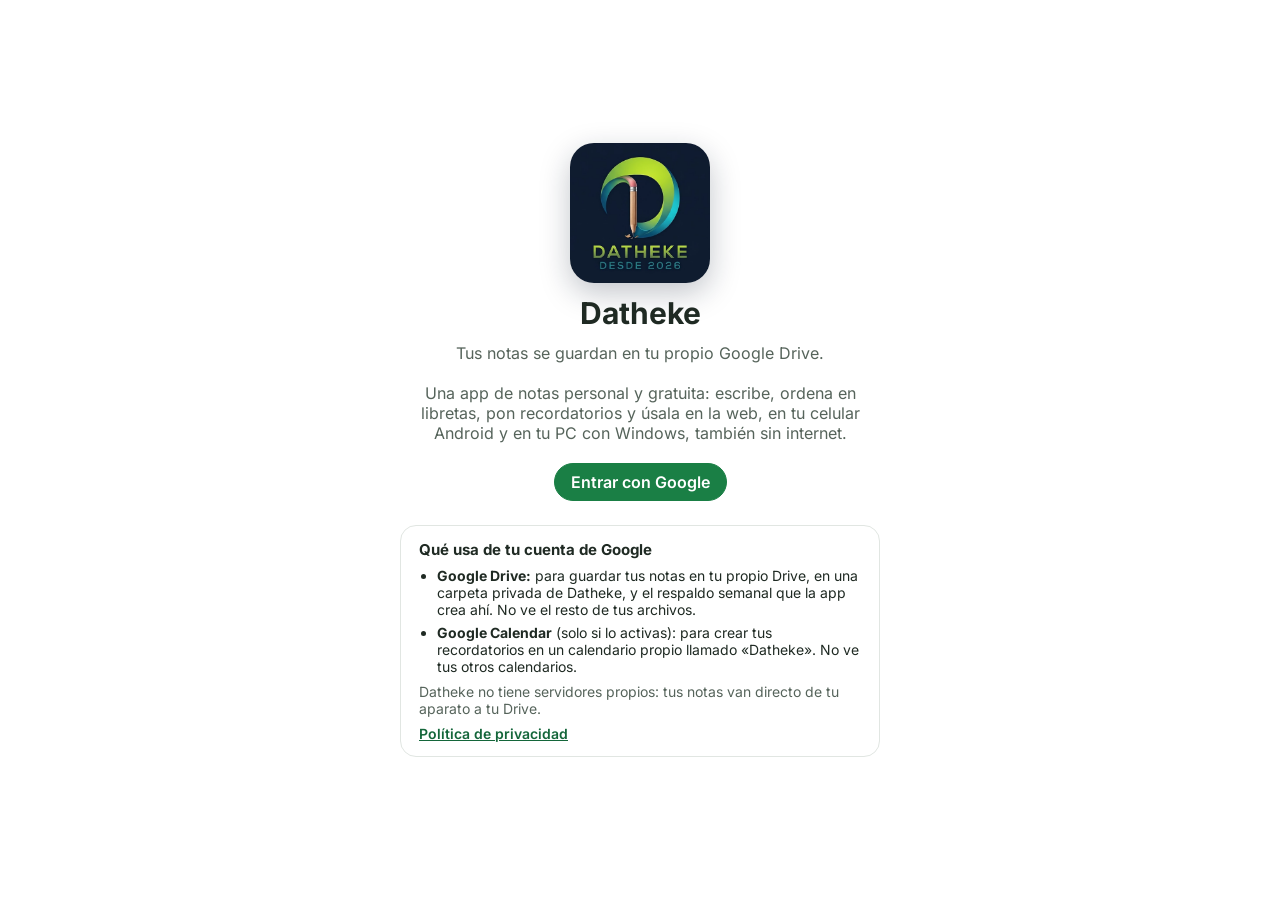
<file: index.html>
<!doctype html>
<html lang="es">
  <head>
    <meta charset="UTF-8" />
    <meta http-equiv="Content-Security-Policy" content="default-src 'self'; script-src 'self' https://accounts.google.com https://apis.google.com https://www.gstatic.com https://ssl.gstatic.com; style-src 'self' 'unsafe-inline' https://accounts.google.com; img-src 'self' data: blob: https:; font-src 'self' data:; media-src 'self' blob:; connect-src 'self' https://www.googleapis.com https://content.googleapis.com https://oauth2.googleapis.com https://accounts.google.com https://apis.google.com https://generativelanguage.googleapis.com https://api.github.com; frame-src https://accounts.google.com https://docs.google.com https://drive.google.com https://content.googleapis.com; worker-src 'self'; object-src 'none'; base-uri 'self'; form-action 'self'" />
    <link rel="icon" type="image/png" href="./favicon.png" />
    <link rel="apple-touch-icon" href="./icon.png" />
    <meta name="viewport" content="width=device-width, initial-scale=1.0, viewport-fit=cover, interactive-widget=resizes-content" />
    <title>Datheke</title>
    <script src="https://accounts.google.com/gsi/client" async></script>
    <script type="module" crossorigin src="./assets/index-4BUbPoS9.js"></script>
    <link rel="stylesheet" crossorigin href="./assets/index-DlCp9fsG.css">
  </head>
  <body>
    <div id="root"></div>
  </body>
</html>
</file>
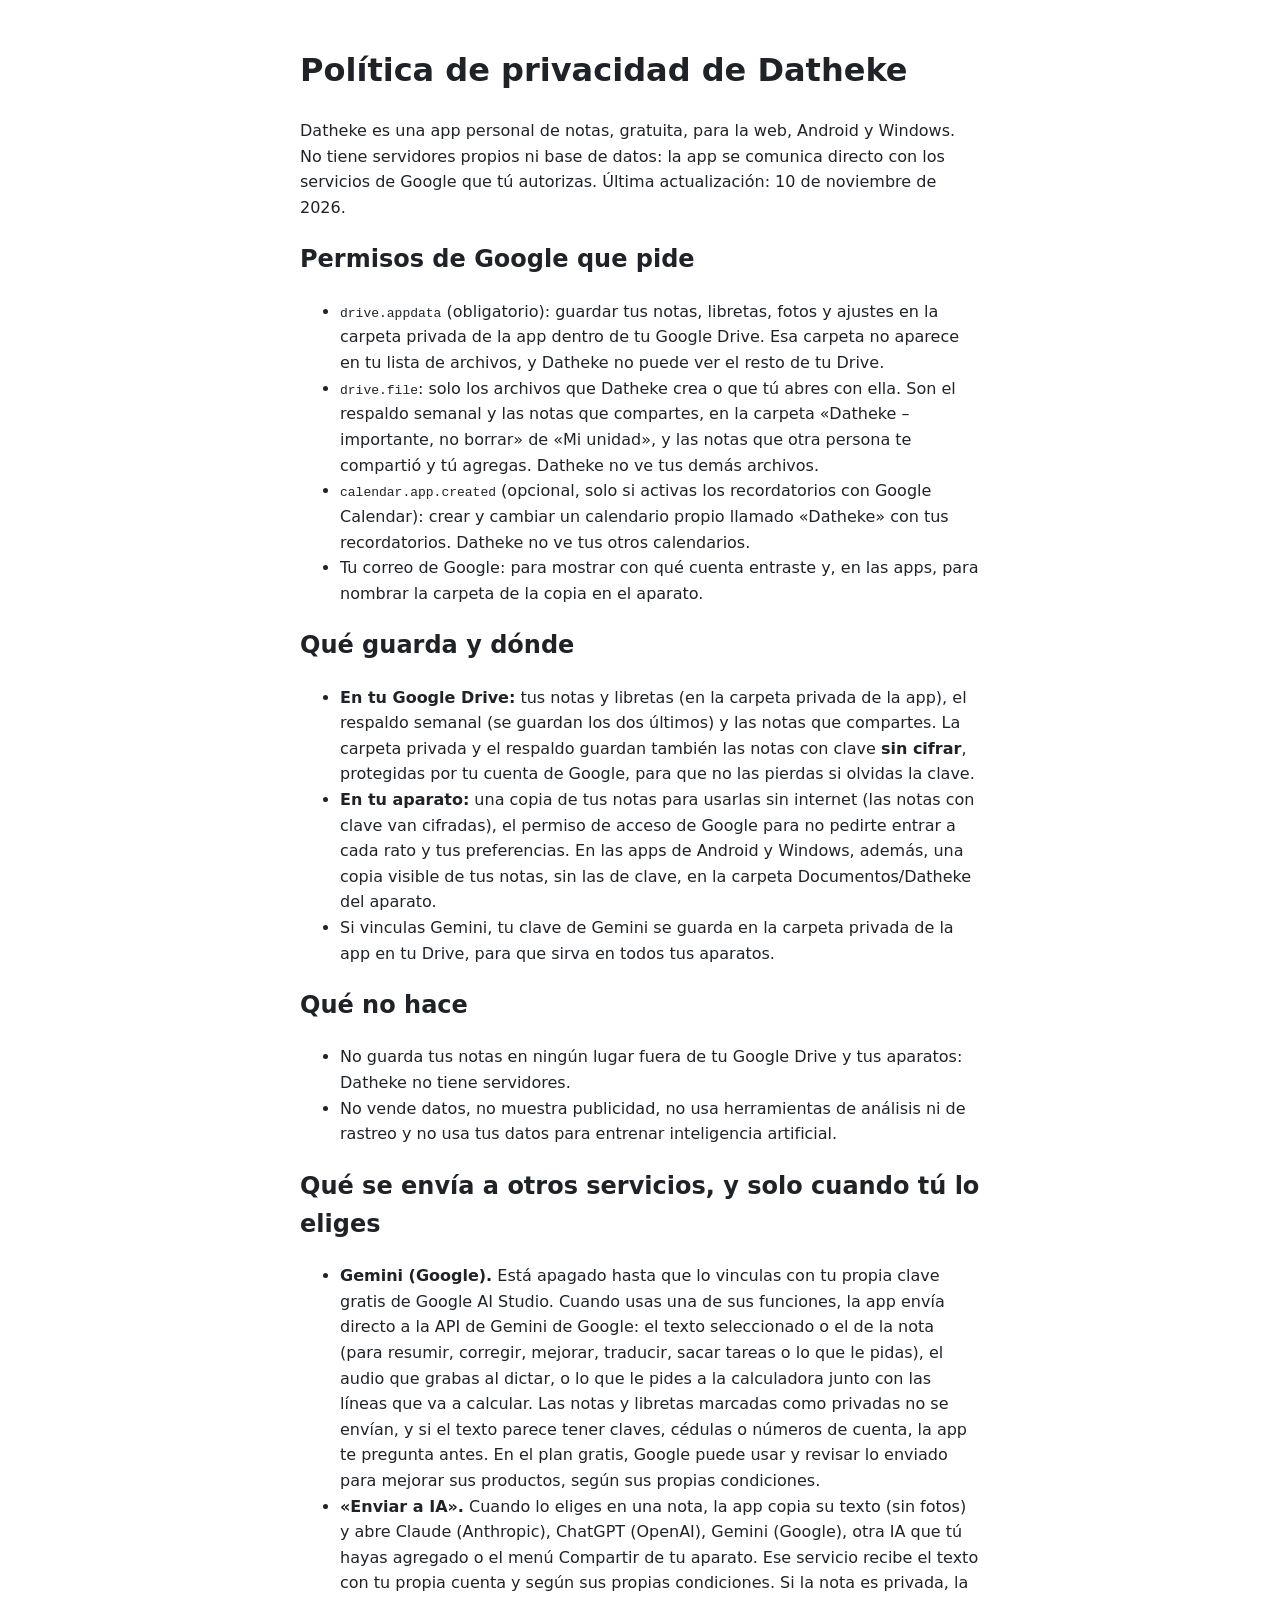
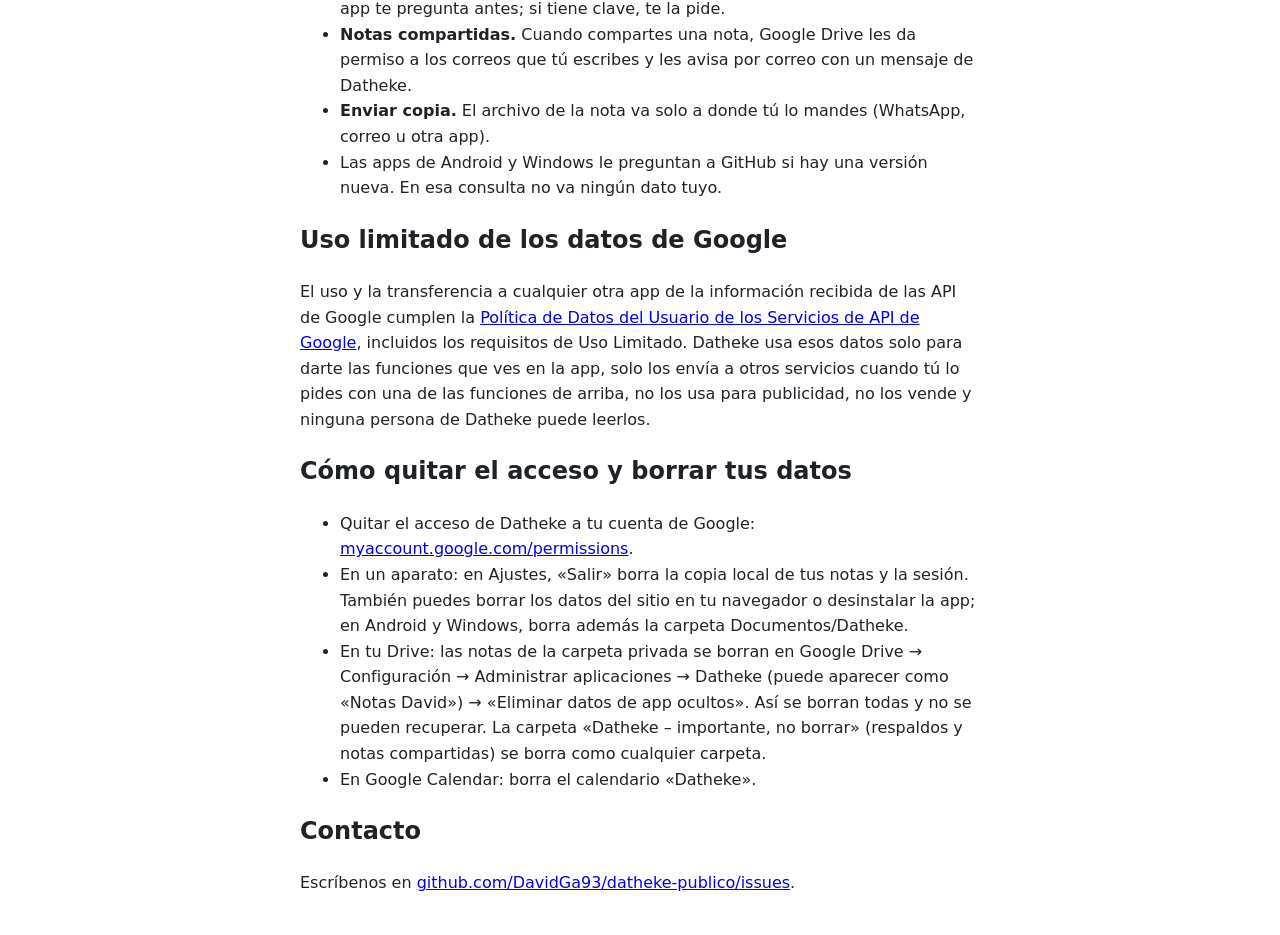
<file: privacidad.html>
<!doctype html>
<html lang="es">
<head>
  <meta charset="UTF-8" />
  <meta name="viewport" content="width=device-width, initial-scale=1.0" />
  <title>Datheke – Privacidad</title>
  <style>
    body { font-family: system-ui, -apple-system, 'Segoe UI', Roboto, sans-serif; max-width: 680px; margin: 0 auto; padding: 24px 16px; line-height: 1.6; color: #1f2328; background: #fff; }
  </style>
</head>
<body>
  <h1>Política de privacidad de Datheke</h1>
  <p>Datheke es una app personal de notas, gratuita, para la web, Android y Windows. No tiene servidores propios ni base de
    datos: la app se comunica directo con los servicios de Google que tú autorizas. Última actualización: 10 de noviembre de 2026.</p>

  <h2>Permisos de Google que pide</h2>
  <ul>
    <li><code>drive.appdata</code> (obligatorio): guardar tus notas, libretas, fotos y ajustes en la carpeta privada de la app
      dentro de tu Google Drive. Esa carpeta no aparece en tu lista de archivos, y Datheke no puede ver el resto de tu Drive.</li>
    <li><code>drive.file</code>: solo los archivos que Datheke crea o que tú abres con ella. Son el respaldo semanal y las notas que
      compartes, en la carpeta «Datheke – importante, no borrar» de «Mi unidad», y las notas que otra persona te compartió y tú
      agregas. Datheke no ve tus demás archivos.</li>
    <li><code>calendar.app.created</code> (opcional, solo si activas los recordatorios con Google Calendar): crear y cambiar un
      calendario propio llamado «Datheke» con tus recordatorios. Datheke no ve tus otros calendarios.</li>
    <li>Tu correo de Google: para mostrar con qué cuenta entraste y, en las apps, para nombrar la carpeta de la copia en el aparato.</li>
  </ul>

  <h2>Qué guarda y dónde</h2>
  <ul>
    <li><strong>En tu Google Drive:</strong> tus notas y libretas (en la carpeta privada de la app), el respaldo semanal (se guardan
      los dos últimos) y las notas que compartes. La carpeta privada y el respaldo guardan también las notas con clave
      <strong>sin cifrar</strong>, protegidas por tu cuenta de Google, para que no las pierdas si olvidas la clave.</li>
    <li><strong>En tu aparato:</strong> una copia de tus notas para usarlas sin internet (las notas con clave van cifradas), el
      permiso de acceso de Google para no pedirte entrar a cada rato y tus preferencias. En las apps de Android y Windows, además,
      una copia visible de tus notas, sin las de clave, en la carpeta Documentos/Datheke del aparato.</li>
    <li>Si vinculas Gemini, tu clave de Gemini se guarda en la carpeta privada de la app en tu Drive, para que sirva en todos tus
      aparatos.</li>
  </ul>

  <h2>Qué no hace</h2>
  <ul>
    <li>No guarda tus notas en ningún lugar fuera de tu Google Drive y tus aparatos: Datheke no tiene servidores.</li>
    <li>No vende datos, no muestra publicidad, no usa herramientas de análisis ni de rastreo y no usa tus datos para entrenar
      inteligencia artificial.</li>
  </ul>

  <h2>Qué se envía a otros servicios, y solo cuando tú lo eliges</h2>
  <ul>
    <li><strong>Gemini (Google).</strong> Está apagado hasta que lo vinculas con tu propia clave gratis de Google AI Studio. Cuando
      usas una de sus funciones, la app envía directo a la API de Gemini de Google: el texto seleccionado o el de la nota (para
      resumir, corregir, mejorar, traducir, sacar tareas o lo que le pidas), el audio que grabas al dictar, o lo que le pides a la
      calculadora junto con las líneas que va a calcular. Las notas y libretas marcadas como privadas no se envían, y si el texto
      parece tener claves, cédulas o números de cuenta, la app te pregunta antes. En el plan gratis, Google puede usar y revisar lo
      enviado para mejorar sus productos, según sus propias condiciones.</li>
    <li><strong>«Enviar a IA».</strong> Cuando lo eliges en una nota, la app copia su texto (sin fotos) y abre Claude (Anthropic),
      ChatGPT (OpenAI), Gemini (Google), otra IA que tú hayas agregado o el menú Compartir de tu aparato. Ese servicio recibe el
      texto con tu propia cuenta y según sus propias condiciones. Si la nota es privada, la app te pregunta antes; si tiene clave,
      te la pide.</li>
    <li><strong>Notas compartidas.</strong> Cuando compartes una nota, Google Drive les da permiso a los correos que tú escribes y
      les avisa por correo con un mensaje de Datheke.</li>
    <li><strong>Enviar copia.</strong> El archivo de la nota va solo a donde tú lo mandes (WhatsApp, correo u otra app).</li>
    <li>Las apps de Android y Windows le preguntan a GitHub si hay una versión nueva. En esa consulta no va ningún dato tuyo.</li>
  </ul>

  <h2>Uso limitado de los datos de Google</h2>
  <p>El uso y la transferencia a cualquier otra app de la información recibida de las API de Google cumplen la
    <a href="https://developers.google.com/terms/api-services-user-data-policy">Política de Datos del Usuario de los Servicios de API de Google</a>,
    incluidos los requisitos de Uso Limitado. Datheke usa esos datos solo para darte las funciones que ves en la app, solo los
    envía a otros servicios cuando tú lo pides con una de las funciones de arriba, no los usa para publicidad, no los vende y
    ninguna persona de Datheke puede leerlos.</p>

  <h2>Cómo quitar el acceso y borrar tus datos</h2>
  <ul>
    <li>Quitar el acceso de Datheke a tu cuenta de Google:
      <a href="https://myaccount.google.com/permissions">myaccount.google.com/permissions</a>.</li>
    <li>En un aparato: en Ajustes, «Salir» borra la copia local de tus notas y la sesión. También puedes borrar los datos del sitio
      en tu navegador o desinstalar la app; en Android y Windows, borra además la carpeta Documentos/Datheke.</li>
    <li>En tu Drive: las notas de la carpeta privada se borran en Google Drive → Configuración → Administrar aplicaciones → Datheke
      (puede aparecer como «Notas David») → «Eliminar datos de app ocultos». Así se borran todas y no se pueden recuperar. La
      carpeta «Datheke – importante, no borrar» (respaldos y notas compartidas) se borra como cualquier carpeta.</li>
    <li>En Google Calendar: borra el calendario «Datheke».</li>
  </ul>

  <h2>Contacto</h2>
  <p>Escríbenos en <a href="https://github.com/DavidGa93/datheke-publico/issues">github.com/DavidGa93/datheke-publico/issues</a>.</p>
</body>
</html>
</file>
<file: assets/index-DlCp9fsG.css>
@font-face{font-family:Inter Variable;font-style:normal;font-display:swap;font-weight:100 900;src:url(./inter-cyrillic-ext-wght-normal-BOeWTOD4.woff2)format("woff2-variations");unicode-range:U+460-52F,U+1C80-1C8A,U+20B4,U+2DE0-2DFF,U+A640-A69F,U+FE2E-FE2F}@font-face{font-family:Inter Variable;font-style:normal;font-display:swap;font-weight:100 900;src:url(./inter-cyrillic-wght-normal-DqGufNeO.woff2)format("woff2-variations");unicode-range:U+301,U+400-45F,U+490-491,U+4B0-4B1,U+2116}@font-face{font-family:Inter Variable;font-style:normal;font-display:swap;font-weight:100 900;src:url(./inter-greek-ext-wght-normal-DlzME5K_.woff2)format("woff2-variations");unicode-range:U+1F??}@font-face{font-family:Inter Variable;font-style:normal;font-display:swap;font-weight:100 900;src:url(./inter-greek-wght-normal-CkhJZR-_.woff2)format("woff2-variations");unicode-range:U+370-377,U+37A-37F,U+384-38A,U+38C,U+38E-3A1,U+3A3-3FF}@font-face{font-family:Inter Variable;font-style:normal;font-display:swap;font-weight:100 900;src:url(./inter-vietnamese-wght-normal-CBcvBZtf.woff2)format("woff2-variations");unicode-range:U+102-103,U+110-111,U+128-129,U+168-169,U+1A0-1A1,U+1AF-1B0,U+300-301,U+303-304,U+308-309,U+323,U+329,U+1EA0-1EF9,U+20AB}@font-face{font-family:Inter Variable;font-style:normal;font-display:swap;font-weight:100 900;src:url(./inter-latin-ext-wght-normal-DO1Apj_S.woff2)format("woff2-variations");unicode-range:U+100-2BA,U+2BD-2C5,U+2C7-2CC,U+2CE-2D7,U+2DD-2FF,U+304,U+308,U+329,U+1D00-1DBF,U+1E00-1E9F,U+1EF2-1EFF,U+2020,U+20A0-20AB,U+20AD-20C0,U+2113,U+2C60-2C7F,U+A720-A7FF}@font-face{font-family:Inter Variable;font-style:normal;font-display:swap;font-weight:100 900;src:url(./inter-latin-wght-normal-Dx4kXJAl.woff2)format("woff2-variations");unicode-range:U+??,U+131,U+152-153,U+2BB-2BC,U+2C6,U+2DA,U+2DC,U+304,U+308,U+329,U+2000-206F,U+20AC,U+2122,U+2191,U+2193,U+2212,U+2215,U+FEFF,U+FFFD}@font-face{font-family:Inter Variable;font-style:italic;font-display:swap;font-weight:100 900;src:url(./inter-cyrillic-ext-wght-italic-B5xAaiFk.woff2)format("woff2-variations");unicode-range:U+460-52F,U+1C80-1C8A,U+20B4,U+2DE0-2DFF,U+A640-A69F,U+FE2E-FE2F}@font-face{font-family:Inter Variable;font-style:italic;font-display:swap;font-weight:100 900;src:url(./inter-cyrillic-wght-italic-DzZdc28x.woff2)format("woff2-variations");unicode-range:U+301,U+400-45F,U+490-491,U+4B0-4B1,U+2116}@font-face{font-family:Inter Variable;font-style:italic;font-display:swap;font-weight:100 900;src:url(./inter-greek-ext-wght-italic-DcOpz6Lw.woff2)format("woff2-variations");unicode-range:U+1F??}@font-face{font-family:Inter Variable;font-style:italic;font-display:swap;font-weight:100 900;src:url(./inter-greek-wght-italic-CILZdfAp.woff2)format("woff2-variations");unicode-range:U+370-377,U+37A-37F,U+384-38A,U+38C,U+38E-3A1,U+3A3-3FF}@font-face{font-family:Inter Variable;font-style:italic;font-display:swap;font-weight:100 900;src:url(./inter-vietnamese-wght-italic-K3WlGtc8.woff2)format("woff2-variations");unicode-range:U+102-103,U+110-111,U+128-129,U+168-169,U+1A0-1A1,U+1AF-1B0,U+300-301,U+303-304,U+308-309,U+323,U+329,U+1EA0-1EF9,U+20AB}@font-face{font-family:Inter Variable;font-style:italic;font-display:swap;font-weight:100 900;src:url(./inter-latin-ext-wght-italic-0pjOp8NU.woff2)format("woff2-variations");unicode-range:U+100-2BA,U+2BD-2C5,U+2C7-2CC,U+2CE-2D7,U+2DD-2FF,U+304,U+308,U+329,U+1D00-1DBF,U+1E00-1E9F,U+1EF2-1EFF,U+2020,U+20A0-20AB,U+20AD-20C0,U+2113,U+2C60-2C7F,U+A720-A7FF}@font-face{font-family:Inter Variable;font-style:italic;font-display:swap;font-weight:100 900;src:url(./inter-latin-wght-italic-DpCbqKDY.woff2)format("woff2-variations");unicode-range:U+??,U+131,U+152-153,U+2BB-2BC,U+2C6,U+2DA,U+2DC,U+304,U+308,U+329,U+2000-206F,U+20AC,U+2122,U+2191,U+2193,U+2212,U+2215,U+FEFF,U+FFFD}@font-face{font-family:Lora Variable;font-style:normal;font-display:swap;font-weight:400 700;src:url(./lora-cyrillic-ext-wght-normal-YcVxMP-u.woff2)format("woff2-variations");unicode-range:U+460-52F,U+1C80-1C8A,U+20B4,U+2DE0-2DFF,U+A640-A69F,U+FE2E-FE2F}@font-face{font-family:Lora Variable;font-style:normal;font-display:swap;font-weight:400 700;src:url(./lora-cyrillic-wght-normal-UWPuZLjM.woff2)format("woff2-variations");unicode-range:U+301,U+400-45F,U+490-491,U+4B0-4B1,U+2116}@font-face{font-family:Lora Variable;font-style:normal;font-display:swap;font-weight:400 700;src:url(./lora-math-wght-normal-sOy7rEfW.woff2)format("woff2-variations");unicode-range:U+302-303,U+305,U+307-308,U+310,U+312,U+315,U+31A,U+326-327,U+32C,U+32F-330,U+332-333,U+338,U+33A,U+346,U+34D,U+391-3A1,U+3A3-3A9,U+3B1-3C9,U+3D1,U+3D5-3D6,U+3F0-3F1,U+3F4-3F5,U+2016-2017,U+2034-2038,U+203C,U+2040,U+2043,U+2047,U+2050,U+2057,U+205F,U+2070-2071,U+2074-208E,U+2090-209C,U+20D0-20DC,U+20E1,U+20E5-20EF,U+2100-2112,U+2114-2115,U+2117-2121,U+2123-214F,U+2190,U+2192,U+2194-21AE,U+21B0-21E5,U+21F1-21F2,U+21F4-2211,U+2213-2214,U+2216-22FF,U+2308-230B,U+2310,U+2319,U+231C-2321,U+2336-237A,U+237C,U+2395,U+239B-23B7,U+23D0,U+23DC-23E1,U+2474-2475,U+25AF,U+25B3,U+25B7,U+25BD,U+25C1,U+25CA,U+25CC,U+25FB,U+266D-266F,U+27C0-27FF,U+2900-2AFF,U+2B0E-2B11,U+2B30-2B4C,U+2BFE,U+3030,U+FF5B,U+FF5D,U+1D400-1D7FF,U+1EE??}@font-face{font-family:Lora Variable;font-style:normal;font-display:swap;font-weight:400 700;src:url(./lora-symbols-wght-normal-DQ5VrUkH.woff2)format("woff2-variations");unicode-range:U+1-C,U+E-1F,U+7F-9F,U+20DD-20E0,U+20E2-20E4,U+2150-218F,U+2190,U+2192,U+2194-2199,U+21AF,U+21E6-21F0,U+21F3,U+2218-2219,U+2299,U+22C4-22C6,U+2300-243F,U+2440-244A,U+2460-24FF,U+25A0-27BF,U+28??,U+2921-2922,U+2981,U+29BF,U+29EB,U+2B??,U+4DC0-4DFF,U+FFF9-FFFB,U+10140-1018E,U+10190-1019C,U+101A0,U+101D0-101FD,U+102E0-102FB,U+10E60-10E7E,U+1D2C0-1D2D3,U+1D2E0-1D37F,U+1F0??,U+1F100-1F1AD,U+1F1E6-1F1FF,U+1F30D-1F30F,U+1F315,U+1F31C,U+1F31E,U+1F320-1F32C,U+1F336,U+1F378,U+1F37D,U+1F382,U+1F393-1F39F,U+1F3A7-1F3A8,U+1F3AC-1F3AF,U+1F3C2,U+1F3C4-1F3C6,U+1F3CA-1F3CE,U+1F3D4-1F3E0,U+1F3ED,U+1F3F1-1F3F3,U+1F3F5-1F3F7,U+1F408,U+1F415,U+1F41F,U+1F426,U+1F43F,U+1F441-1F442,U+1F444,U+1F446-1F449,U+1F44C-1F44E,U+1F453,U+1F46A,U+1F47D,U+1F4A3,U+1F4B0,U+1F4B3,U+1F4B9,U+1F4BB,U+1F4BF,U+1F4C8-1F4CB,U+1F4D6,U+1F4DA,U+1F4DF,U+1F4E3-1F4E6,U+1F4EA-1F4ED,U+1F4F7,U+1F4F9-1F4FB,U+1F4FD-1F4FE,U+1F503,U+1F507-1F50B,U+1F50D,U+1F512-1F513,U+1F53E-1F54A,U+1F54F-1F5FA,U+1F610,U+1F650-1F67F,U+1F687,U+1F68D,U+1F691,U+1F694,U+1F698,U+1F6AD,U+1F6B2,U+1F6B9-1F6BA,U+1F6BC,U+1F6C6-1F6CF,U+1F6D3-1F6D7,U+1F6E0-1F6EA,U+1F6F0-1F6F3,U+1F6F7-1F6FC,U+1F7??,U+1F800-1F80B,U+1F810-1F847,U+1F850-1F859,U+1F860-1F887,U+1F890-1F8AD,U+1F8B0-1F8BB,U+1F8C0-1F8C1,U+1F900-1F90B,U+1F93B,U+1F946,U+1F984,U+1F996,U+1F9E9,U+1FA00-1FA6F,U+1FA70-1FA7C,U+1FA80-1FA89,U+1FA8F-1FAC6,U+1FACE-1FADC,U+1FADF-1FAE9,U+1FAF0-1FAF8,U+1FB??}@font-face{font-family:Lora Variable;font-style:normal;font-display:swap;font-weight:400 700;src:url(./lora-vietnamese-wght-normal-CfJ7gtf3.woff2)format("woff2-variations");unicode-range:U+102-103,U+110-111,U+128-129,U+168-169,U+1A0-1A1,U+1AF-1B0,U+300-301,U+303-304,U+308-309,U+323,U+329,U+1EA0-1EF9,U+20AB}@font-face{font-family:Lora Variable;font-style:normal;font-display:swap;font-weight:400 700;src:url(./lora-latin-ext-wght-normal-C2Wlntb9.woff2)format("woff2-variations");unicode-range:U+100-2BA,U+2BD-2C5,U+2C7-2CC,U+2CE-2D7,U+2DD-2FF,U+304,U+308,U+329,U+1D00-1DBF,U+1E00-1E9F,U+1EF2-1EFF,U+2020,U+20A0-20AB,U+20AD-20C0,U+2113,U+2C60-2C7F,U+A720-A7FF}@font-face{font-family:Lora Variable;font-style:normal;font-display:swap;font-weight:400 700;src:url(./lora-latin-wght-normal-BiLcIKcI.woff2)format("woff2-variations");unicode-range:U+??,U+131,U+152-153,U+2BB-2BC,U+2C6,U+2DA,U+2DC,U+304,U+308,U+329,U+2000-206F,U+20AC,U+2122,U+2191,U+2193,U+2212,U+2215,U+FEFF,U+FFFD}@font-face{font-family:Lora Variable;font-style:italic;font-display:swap;font-weight:400 700;src:url(./lora-cyrillic-ext-wght-italic-Cgu7qCFu.woff2)format("woff2-variations");unicode-range:U+460-52F,U+1C80-1C8A,U+20B4,U+2DE0-2DFF,U+A640-A69F,U+FE2E-FE2F}@font-face{font-family:Lora Variable;font-style:italic;font-display:swap;font-weight:400 700;src:url(./lora-cyrillic-wght-italic-BWw7-oF9.woff2)format("woff2-variations");unicode-range:U+301,U+400-45F,U+490-491,U+4B0-4B1,U+2116}@font-face{font-family:Lora Variable;font-style:italic;font-display:swap;font-weight:400 700;src:url(./lora-math-wght-italic-CnuSFIyO.woff2)format("woff2-variations");unicode-range:U+302-303,U+305,U+307-308,U+310,U+312,U+315,U+31A,U+326-327,U+32C,U+32F-330,U+332-333,U+338,U+33A,U+346,U+34D,U+391-3A1,U+3A3-3A9,U+3B1-3C9,U+3D1,U+3D5-3D6,U+3F0-3F1,U+3F4-3F5,U+2016-2017,U+2034-2038,U+203C,U+2040,U+2043,U+2047,U+2050,U+2057,U+205F,U+2070-2071,U+2074-208E,U+2090-209C,U+20D0-20DC,U+20E1,U+20E5-20EF,U+2100-2112,U+2114-2115,U+2117-2121,U+2123-214F,U+2190,U+2192,U+2194-21AE,U+21B0-21E5,U+21F1-21F2,U+21F4-2211,U+2213-2214,U+2216-22FF,U+2308-230B,U+2310,U+2319,U+231C-2321,U+2336-237A,U+237C,U+2395,U+239B-23B7,U+23D0,U+23DC-23E1,U+2474-2475,U+25AF,U+25B3,U+25B7,U+25BD,U+25C1,U+25CA,U+25CC,U+25FB,U+266D-266F,U+27C0-27FF,U+2900-2AFF,U+2B0E-2B11,U+2B30-2B4C,U+2BFE,U+3030,U+FF5B,U+FF5D,U+1D400-1D7FF,U+1EE??}@font-face{font-family:Lora Variable;font-style:italic;font-display:swap;font-weight:400 700;src:url(./lora-symbols-wght-italic-BMZuTBzt.woff2)format("woff2-variations");unicode-range:U+1-C,U+E-1F,U+7F-9F,U+20DD-20E0,U+20E2-20E4,U+2150-218F,U+2190,U+2192,U+2194-2199,U+21AF,U+21E6-21F0,U+21F3,U+2218-2219,U+2299,U+22C4-22C6,U+2300-243F,U+2440-244A,U+2460-24FF,U+25A0-27BF,U+28??,U+2921-2922,U+2981,U+29BF,U+29EB,U+2B??,U+4DC0-4DFF,U+FFF9-FFFB,U+10140-1018E,U+10190-1019C,U+101A0,U+101D0-101FD,U+102E0-102FB,U+10E60-10E7E,U+1D2C0-1D2D3,U+1D2E0-1D37F,U+1F0??,U+1F100-1F1AD,U+1F1E6-1F1FF,U+1F30D-1F30F,U+1F315,U+1F31C,U+1F31E,U+1F320-1F32C,U+1F336,U+1F378,U+1F37D,U+1F382,U+1F393-1F39F,U+1F3A7-1F3A8,U+1F3AC-1F3AF,U+1F3C2,U+1F3C4-1F3C6,U+1F3CA-1F3CE,U+1F3D4-1F3E0,U+1F3ED,U+1F3F1-1F3F3,U+1F3F5-1F3F7,U+1F408,U+1F415,U+1F41F,U+1F426,U+1F43F,U+1F441-1F442,U+1F444,U+1F446-1F449,U+1F44C-1F44E,U+1F453,U+1F46A,U+1F47D,U+1F4A3,U+1F4B0,U+1F4B3,U+1F4B9,U+1F4BB,U+1F4BF,U+1F4C8-1F4CB,U+1F4D6,U+1F4DA,U+1F4DF,U+1F4E3-1F4E6,U+1F4EA-1F4ED,U+1F4F7,U+1F4F9-1F4FB,U+1F4FD-1F4FE,U+1F503,U+1F507-1F50B,U+1F50D,U+1F512-1F513,U+1F53E-1F54A,U+1F54F-1F5FA,U+1F610,U+1F650-1F67F,U+1F687,U+1F68D,U+1F691,U+1F694,U+1F698,U+1F6AD,U+1F6B2,U+1F6B9-1F6BA,U+1F6BC,U+1F6C6-1F6CF,U+1F6D3-1F6D7,U+1F6E0-1F6EA,U+1F6F0-1F6F3,U+1F6F7-1F6FC,U+1F7??,U+1F800-1F80B,U+1F810-1F847,U+1F850-1F859,U+1F860-1F887,U+1F890-1F8AD,U+1F8B0-1F8BB,U+1F8C0-1F8C1,U+1F900-1F90B,U+1F93B,U+1F946,U+1F984,U+1F996,U+1F9E9,U+1FA00-1FA6F,U+1FA70-1FA7C,U+1FA80-1FA89,U+1FA8F-1FAC6,U+1FACE-1FADC,U+1FADF-1FAE9,U+1FAF0-1FAF8,U+1FB??}@font-face{font-family:Lora Variable;font-style:italic;font-display:swap;font-weight:400 700;src:url(./lora-vietnamese-wght-italic-BGkqizij.woff2)format("woff2-variations");unicode-range:U+102-103,U+110-111,U+128-129,U+168-169,U+1A0-1A1,U+1AF-1B0,U+300-301,U+303-304,U+308-309,U+323,U+329,U+1EA0-1EF9,U+20AB}@font-face{font-family:Lora Variable;font-style:italic;font-display:swap;font-weight:400 700;src:url(./lora-latin-ext-wght-italic-BC6VAxdc.woff2)format("woff2-variations");unicode-range:U+100-2BA,U+2BD-2C5,U+2C7-2CC,U+2CE-2D7,U+2DD-2FF,U+304,U+308,U+329,U+1D00-1DBF,U+1E00-1E9F,U+1EF2-1EFF,U+2020,U+20A0-20AB,U+20AD-20C0,U+2113,U+2C60-2C7F,U+A720-A7FF}@font-face{font-family:Lora Variable;font-style:italic;font-display:swap;font-weight:400 700;src:url(./lora-latin-wght-italic-DBI-iqMr.woff2)format("woff2-variations");unicode-range:U+??,U+131,U+152-153,U+2BB-2BC,U+2C6,U+2DA,U+2DC,U+304,U+308,U+329,U+2000-206F,U+20AC,U+2122,U+2191,U+2193,U+2212,U+2215,U+FEFF,U+FFFD}@font-face{font-family:JetBrains Mono Variable;font-style:normal;font-display:swap;font-weight:100 800;src:url([data-uri])format("woff2-variations");unicode-range:U+460-52F,U+1C80-1C8A,U+20B4,U+2DE0-2DFF,U+A640-A69F,U+FE2E-FE2F}@font-face{font-family:JetBrains Mono Variable;font-style:normal;font-display:swap;font-weight:100 800;src:url(./jetbrains-mono-cyrillic-wght-normal-D73BlboJ.woff2)format("woff2-variations");unicode-range:U+301,U+400-45F,U+490-491,U+4B0-4B1,U+2116}@font-face{font-family:JetBrains Mono Variable;font-style:normal;font-display:swap;font-weight:100 800;src:url(./jetbrains-mono-greek-wght-normal-Bw9x6K1M.woff2)format("woff2-variations");unicode-range:U+370-377,U+37A-37F,U+384-38A,U+38C,U+38E-3A1,U+3A3-3FF}@font-face{font-family:JetBrains Mono Variable;font-style:normal;font-display:swap;font-weight:100 800;src:url(./jetbrains-mono-vietnamese-wght-normal-Bt-aOZkq.woff2)format("woff2-variations");unicode-range:U+102-103,U+110-111,U+128-129,U+168-169,U+1A0-1A1,U+1AF-1B0,U+300-301,U+303-304,U+308-309,U+323,U+329,U+1EA0-1EF9,U+20AB}@font-face{font-family:JetBrains Mono Variable;font-style:normal;font-display:swap;font-weight:100 800;src:url(./jetbrains-mono-latin-ext-wght-normal-DBQx-q_a.woff2)format("woff2-variations");unicode-range:U+100-2BA,U+2BD-2C5,U+2C7-2CC,U+2CE-2D7,U+2DD-2FF,U+304,U+308,U+329,U+1D00-1DBF,U+1E00-1E9F,U+1EF2-1EFF,U+2020,U+20A0-20AB,U+20AD-20C0,U+2113,U+2C60-2C7F,U+A720-A7FF}@font-face{font-family:JetBrains Mono Variable;font-style:normal;font-display:swap;font-weight:100 800;src:url(./jetbrains-mono-latin-wght-normal-B9CIFXIH.woff2)format("woff2-variations");unicode-range:U+??,U+131,U+152-153,U+2BB-2BC,U+2C6,U+2DA,U+2DC,U+304,U+308,U+329,U+2000-206F,U+20AC,U+2122,U+2191,U+2193,U+2212,U+2215,U+FEFF,U+FFFD}@font-face{font-family:Caveat Variable;font-style:normal;font-display:swap;font-weight:400 700;src:url(./caveat-cyrillic-ext-wght-normal-DiMfzA-V.woff2)format("woff2-variations");unicode-range:U+460-52F,U+1C80-1C8A,U+20B4,U+2DE0-2DFF,U+A640-A69F,U+FE2E-FE2F}@font-face{font-family:Caveat Variable;font-style:normal;font-display:swap;font-weight:400 700;src:url(./caveat-cyrillic-wght-normal-D5lnP6kL.woff2)format("woff2-variations");unicode-range:U+301,U+400-45F,U+490-491,U+4B0-4B1,U+2116}@font-face{font-family:Caveat Variable;font-style:normal;font-display:swap;font-weight:400 700;src:url(./caveat-latin-ext-wght-normal-Byk3UhVp.woff2)format("woff2-variations");unicode-range:U+100-2BA,U+2BD-2C5,U+2C7-2CC,U+2CE-2D7,U+2DD-2FF,U+304,U+308,U+329,U+1D00-1DBF,U+1E00-1E9F,U+1EF2-1EFF,U+2020,U+20A0-20AB,U+20AD-20C0,U+2113,U+2C60-2C7F,U+A720-A7FF}@font-face{font-family:Caveat Variable;font-style:normal;font-display:swap;font-weight:400 700;src:url(./caveat-latin-wght-normal-C1hSzPvX.woff2)format("woff2-variations");unicode-range:U+??,U+131,U+152-153,U+2BB-2BC,U+2C6,U+2DA,U+2DC,U+304,U+308,U+329,U+2000-206F,U+20AC,U+2122,U+2191,U+2193,U+2212,U+2215,U+FEFF,U+FFFD}@font-face{font-family:Arial;font-weight:400;font-style:normal;font-display:swap;src:local(Arial),url(./arimo-latin-400-normal-Bqnq6eT5.woff2)format("woff2")}@font-face{font-family:Arial;font-weight:700;font-style:normal;font-display:swap;src:local(Arial Bold),url(./arimo-latin-700-normal-DhEW593l.woff2)format("woff2")}@font-face{font-family:Arial;font-weight:400;font-style:italic;font-display:swap;src:local(Arial Italic),url(./arimo-latin-400-italic-xqrvcx6M.woff2)format("woff2")}@font-face{font-family:Arial;font-weight:700;font-style:italic;font-display:swap;src:local(Arial Bold Italic),url(./arimo-latin-700-italic-B1UitvUd.woff2)format("woff2")}@font-face{font-family:Calibri;font-weight:400;font-style:normal;font-display:swap;src:local(Calibri),url(./carlito-latin-400-normal-R-CeALMm.woff2)format("woff2")}@font-face{font-family:Calibri;font-weight:700;font-style:normal;font-display:swap;src:local(Calibri Bold),url(./carlito-latin-700-normal-DQ6DOkPk.woff2)format("woff2")}@font-face{font-family:Calibri;font-weight:400;font-style:italic;font-display:swap;src:local(Calibri Italic),url(./carlito-latin-400-italic-BiMes9J5.woff2)format("woff2")}@font-face{font-family:Calibri;font-weight:700;font-style:italic;font-display:swap;src:local(Calibri Bold Italic),url(./carlito-latin-700-italic-Ckstd88m.woff2)format("woff2")}@font-face{font-family:Cambria;font-weight:400;font-style:normal;font-display:swap;src:local(Cambria),url(./caladea-latin-400-normal-CEHWF4nY.woff2)format("woff2")}@font-face{font-family:Cambria;font-weight:700;font-style:normal;font-display:swap;src:local(Cambria Bold),url(./caladea-latin-700-normal-Emkxzyyt.woff2)format("woff2")}@font-face{font-family:Cambria;font-weight:400;font-style:italic;font-display:swap;src:local(Cambria Italic),url(./caladea-latin-400-italic-LV4kG-PE.woff2)format("woff2")}@font-face{font-family:Cambria;font-weight:700;font-style:italic;font-display:swap;src:local(Cambria Bold Italic),url(./caladea-latin-700-italic-DswTWW_F.woff2)format("woff2")}@font-face{font-family:Courier New;font-weight:400;font-style:normal;font-display:swap;src:local(Courier New),url(./cousine-latin-400-normal-BhCTjpdJ.woff2)format("woff2")}@font-face{font-family:Courier New;font-weight:700;font-style:normal;font-display:swap;src:local(Courier New Bold),url(./cousine-latin-700-normal-CwJ0o97b.woff2)format("woff2")}@font-face{font-family:Courier New;font-weight:400;font-style:italic;font-display:swap;src:local(Courier New Italic),url(./cousine-latin-400-italic-CtEGp3M_.woff2)format("woff2")}@font-face{font-family:Courier New;font-weight:700;font-style:italic;font-display:swap;src:local(Courier New Bold Italic),url(./cousine-latin-700-italic-Ylj-NGcM.woff2)format("woff2")}@font-face{font-family:Garamond;font-weight:400;font-style:normal;font-display:swap;src:local(Garamond),url(./eb-garamond-latin-400-normal-BCNrxLz_.woff2)format("woff2")}@font-face{font-family:Garamond;font-weight:700;font-style:normal;font-display:swap;src:local(Garamond Bold),url(./eb-garamond-latin-700-normal-D7LhwqnD.woff2)format("woff2")}@font-face{font-family:Garamond;font-weight:400;font-style:italic;font-display:swap;src:local(Garamond Italic),url(./eb-garamond-latin-400-italic-DSEbMgZu.woff2)format("woff2")}@font-face{font-family:Garamond;font-weight:700;font-style:italic;font-display:swap;src:local(Garamond Bold Italic),url(./eb-garamond-latin-700-italic-Db6TyVBE.woff2)format("woff2")}@font-face{font-family:Georgia;font-weight:400;font-style:normal;font-display:swap;src:local(Georgia),url(./gelasio-latin-400-normal-Czfo_zVD.woff2)format("woff2")}@font-face{font-family:Georgia;font-weight:700;font-style:normal;font-display:swap;src:local(Georgia Bold),url(./gelasio-latin-700-normal-DuRqSYpn.woff2)format("woff2")}@font-face{font-family:Georgia;font-weight:400;font-style:italic;font-display:swap;src:local(Georgia Italic),url(./gelasio-latin-400-italic-CbLsUXfq.woff2)format("woff2")}@font-face{font-family:Georgia;font-weight:700;font-style:italic;font-display:swap;src:local(Georgia Bold Italic),url(./gelasio-latin-700-italic-MXBbtGbs.woff2)format("woff2")}@font-face{font-family:Times New Roman;font-weight:400;font-style:normal;font-display:swap;src:local(Times New Roman),url(./tinos-latin-400-normal-rilFpyjL.woff2)format("woff2")}@font-face{font-family:Times New Roman;font-weight:700;font-style:normal;font-display:swap;src:local(Times New Roman Bold),url(./tinos-latin-700-normal-qGf2y18O.woff2)format("woff2")}@font-face{font-family:Times New Roman;font-weight:400;font-style:italic;font-display:swap;src:local(Times New Roman Italic),url(./tinos-latin-400-italic-BYAl0kbZ.woff2)format("woff2")}@font-face{font-family:Times New Roman;font-weight:700;font-style:italic;font-display:swap;src:local(Times New Roman Bold Italic),url(./tinos-latin-700-italic-vJg8Axdx.woff2)format("woff2")}:root{--fondo:#fff;--texto:#1f2a23;--suave:#56645b;--borde:#e1e6e2;--lista:#f3f5f3;--barra:#f3f5f3;--barra-texto:#1f2a23;--hover:#e6eae7;--activo:#dfede4;--acento:#1a7f45;--acento-hondo:#14663a;--acento-suave:#e1f2e8;--nota-activa:#eef6f1;--hoja:760px;--margen:32px;color:var(--texto);background:var(--fondo);font-family:Inter Variable,system-ui,-apple-system,Segoe UI,Roboto,sans-serif}*{box-sizing:border-box}body{margin:0}button,input,select,textarea{font:inherit;color:inherit}button{cursor:pointer;border:1px solid var(--borde);background:0 0;border-radius:999px;padding:6px 12px}button:disabled{cursor:default;opacity:.4}button.principal{background:var(--acento);border-color:var(--acento);color:#fff;border-radius:999px;justify-content:center;align-items:center;gap:6px;padding:8px 16px;font-weight:600;display:inline-flex}button.principal:hover{background:var(--acento-hondo)}.btn-icono{width:34px;height:34px;color:var(--suave);border:none;border-radius:10px;flex-shrink:0;justify-content:center;align-items:center;padding:0;display:inline-flex}.btn-icono:hover:not(:disabled){background:var(--hover);color:var(--texto)}button.enlace{color:inherit;border:none;padding:0;text-decoration:underline}:focus-visible{outline:2px solid var(--acento);outline-offset:2px}.login{min-height:100dvh;padding:calc(16px + env(safe-area-inset-top)) 16px calc(16px + env(safe-area-inset-bottom));text-align:center;flex-direction:column;justify-content:center;align-items:center;gap:12px;display:flex}.login h1{margin:0;font-size:30px}.login .logo{border-radius:24px;width:140px;height:140px;display:block;box-shadow:0 10px 30px #0f1c3040}.login p{color:var(--suave);margin:0 0 8px}.portada-texto{max-width:46ch}.portada-permisos{border:1px solid var(--borde);text-align:left;border-radius:16px;flex-direction:column;gap:8px;width:min(480px,100%);margin-top:12px;padding:14px 18px;font-size:14px;display:flex}.portada-permisos h2{margin:0;font-size:15px}.portada-permisos ul{flex-direction:column;gap:6px;margin:0;padding-left:18px;display:flex}.portada-permisos p{margin:0}.portada-permisos a{color:var(--acento-hondo);font-weight:600}.error{color:#b91c1c}.app{grid-template-columns:var(--columnas,240px 6px 320px 6px minmax(0, 1fr));height:100dvh;padding:env(safe-area-inset-top) env(safe-area-inset-right) env(safe-area-inset-bottom) env(safe-area-inset-left);display:grid}.libretas{background:var(--barra);color:var(--barra-texto);flex-direction:column;gap:2px;min-width:0;padding:12px 10px;display:flex;overflow-y:auto}.cuenta{align-items:center;gap:2px;padding:0 0 10px;font-size:13px;display:flex;position:relative}.cuenta-boton{text-align:left;min-width:0;color:inherit;border:none;border-radius:10px;flex:1;align-items:center;gap:8px;padding:4px;font-size:13px;display:flex}.cuenta-boton:hover,.cuenta-boton[aria-expanded=true]{background:var(--hover)}.cuenta-tarjeta{z-index:60;background:var(--fondo);width:min(300px,100vw - 24px);color:var(--texto);border:1px solid var(--borde);border-radius:12px;flex-direction:column;gap:12px;padding:14px;display:flex;position:fixed;box-shadow:0 10px 30px #0000002a}.cuenta-quien{align-items:center;gap:10px;display:flex}.cuenta-quien small{color:var(--suave);font-size:12px;display:block}.cuenta-quien strong{overflow-wrap:anywhere;font-size:14px;display:block}.avatar.grande{width:40px;height:40px;font-size:18px}.cuenta-direccion{background:var(--fondo);border:1px solid #cfe9da;border-radius:8px;align-items:center;gap:4px;padding:4px 4px 4px 10px;display:flex}.cuenta-direccion span{color:var(--acento);-webkit-user-select:all;user-select:all;flex:1;font-weight:600}.cuenta-direccion a{color:var(--acento);overflow-wrap:anywhere;flex:1;font-weight:600}.cuenta-direccion button{color:var(--suave);border:none;padding:6px;display:inline-flex}.cuenta-direccion button:hover{background:var(--hover);color:var(--texto)}.cuenta-copiado{color:var(--acento)}.cuenta-pie{color:var(--suave);justify-content:space-between;align-items:center;gap:8px;display:flex}.cuenta-pie button{align-items:center;gap:6px;padding:4px 10px;font-size:13px;display:inline-flex}.avatar{background:var(--acento);color:#fff;border-radius:50%;flex-shrink:0;place-items:center;width:28px;height:28px;font-size:13px;font-weight:700;display:grid}.correo{text-overflow:ellipsis;white-space:nowrap;flex:1;min-width:0;overflow:hidden}.nueva-nota{margin:2px 0 14px;padding:10px 16px;font-size:15px}.item{text-align:left;width:100%;color:inherit;border:none;border-radius:10px;align-items:center;gap:8px;padding:7px 10px;display:flex}div.item{padding:3px 4px 3px 10px}.item-nombre{text-align:left;min-width:0;color:inherit;border:none;flex:1;align-items:center;gap:8px;padding:4px 0;display:flex}.item span{text-overflow:ellipsis;white-space:nowrap;flex:1;min-width:0;overflow:hidden}.item small{color:var(--suave);font-size:12px}.item:hover{background:var(--hover)}.item.activo{background:var(--activo);font-weight:600}.item .btn-icono,.seccion .btn-icono{width:26px;height:26px}.seccion{letter-spacing:.06em;text-transform:uppercase;color:var(--suave);justify-content:space-between;align-items:center;margin-top:14px;padding:2px 4px 2px 10px;font-size:11px;font-weight:700;display:flex}.mas-boton{border:none;border-radius:10px;width:100%;min-height:30px;padding-right:9px}.mas-boton:hover{background:var(--hover);color:var(--texto)}.mas-boton svg{transition:transform .15s}.mas-boton[aria-expanded=true] svg{transform:rotate(180deg)}.velo,.barra .salto{display:none}.divisor{cursor:col-resize;touch-action:none;position:relative}.divisor:after{content:"";background:var(--borde);transition:background .15s;position:absolute;inset:0 2px}.divisor:hover:after,.divisor:focus-visible:after{background:var(--acento)}.divisor:focus-visible{outline:none}body.arrastrando{cursor:grabbing;-webkit-user-select:none;user-select:none}body.cambiando-ancho{cursor:col-resize}.lista{background:var(--fondo);flex-direction:column;min-width:0;min-height:0;display:flex}.lista header{border-bottom:1px solid var(--borde);flex-direction:column;gap:10px;padding:14px 14px 10px;display:flex}.lista-titulo{align-items:center;gap:8px;display:flex}.lista-titulo h2{text-overflow:ellipsis;white-space:nowrap;min-width:0;margin:0;font-size:20px;font-weight:700;overflow:hidden}.lista-titulo small{color:var(--suave);margin-right:auto;font-size:14px}.buscador{background:var(--lista);color:var(--suave);border:1px solid #0000;border-radius:999px;align-items:center;gap:6px;padding-left:10px;display:flex}.buscador:focus-within{border-color:var(--acento);background:var(--fondo)}.buscador input{min-width:0;color:var(--texto);background:0 0;border:none;outline:none;flex:1;padding:7px 0;font-size:14px}.buscador .btn-icono{width:30px;height:30px}.nota mark,.buscado{color:inherit;background:#fff59d;border-radius:2px}.buscado.actual{background:#ffb74d}.buscar-nota{border-bottom:1px solid var(--borde);background:var(--fondo);color:var(--suave);align-items:center;gap:2px;padding:4px 8px 4px 12px;display:flex}.buscar-nota input{min-width:0;color:var(--texto);background:0 0;border:none;outline:none;flex:1;padding:5px 6px;font-size:14px}.buscar-cuenta{white-space:nowrap;padding:0 4px;font-size:12px}.btn-icono.activo{background:var(--activo);color:var(--texto)}.lista-acciones{flex-wrap:wrap;align-items:center;gap:8px;display:flex}.lista-acciones select{border:1px solid var(--borde);background:var(--fondo);border-radius:999px;max-width:100%;padding:6px 8px;font-size:13px}.lista-acciones .recibir{border:1px solid var(--borde);background:var(--fondo);color:inherit;cursor:pointer;border-radius:999px;align-items:center;gap:6px;padding:6px 10px;font-size:13px;display:inline-flex}.estado{color:var(--suave);text-align:right;margin-left:auto;font-size:12px}.estado.pendiente{color:#92400e;background:#fef3c7;border-radius:999px;padding:2px 8px}.conflicto{background:#fef3c7;border-bottom:1px solid #f59e0b;flex-direction:column;gap:8px;padding:12px 24px;display:flex}.conflicto p{margin:0}.conflicto div{flex-wrap:wrap;gap:8px;display:flex}.conflicto .otra{white-space:pre-wrap;background:#fff;border-radius:6px;max-height:200px;margin-top:6px;padding:8px;overflow-y:auto}.tarjetas{flex-direction:column;flex:1;gap:4px;min-height:0;padding:8px 8px 16px 0;display:flex;overflow:hidden auto}.nota-fila{border-radius:10px;position:relative}.nota{-webkit-touch-callout:none;-webkit-user-select:none;user-select:none;overflow:hidden}.nota-fila.seleccionando .nota{-webkit-user-select:none;user-select:none;padding-left:46px}.nota .marca{color:var(--suave);display:flex;position:absolute;top:14px;left:14px}.nota.elegida,.nota.elegida:hover{background:var(--acento-suave);border-color:#9fd5b3}.nota.elegida .marca{color:var(--acento)}.barra-seleccion{flex-wrap:wrap;align-items:center;gap:8px;min-height:40px;display:flex}.barra-seleccion strong{font-size:15px}.barra-seleccion-acciones{gap:8px;margin-left:auto;display:flex}.barra-seleccion-acciones button,.barra-seleccion .mover{border:1px solid var(--borde);background:var(--fondo);border-radius:999px;align-items:center;gap:6px;padding:6px 10px;font-size:13px;display:inline-flex}.barra-seleccion .mover{cursor:pointer;position:relative}.barra-seleccion .mover select{opacity:0;cursor:pointer;position:absolute;inset:0}.barra-seleccion .mover.deshabilitado,.barra-seleccion-acciones button:disabled{opacity:.45}.barra-seleccion-acciones .peligro{color:#b91c1c;border-color:#f3c4c4}.nota{text-align:left;border:1px solid #0000;border-radius:10px;flex-direction:column;gap:4px;width:100%;padding:12px 34px 12px 14px;display:flex}.nota:hover{background:var(--lista)}.nota.activa{background:var(--nota-activa);box-shadow:inset 3px 0 var(--acento)}.nota strong{text-overflow:ellipsis;white-space:nowrap;font-size:14px;overflow:hidden}.nota strong,.nota .resumen,.tarjeta-recordatorio{overflow-wrap:anywhere;min-width:0}.nota .resumen{color:var(--suave);-webkit-line-clamp:2;-webkit-box-orient:vertical;font-size:13px;line-height:1.4;display:-webkit-box;overflow:hidden}.nota small{color:var(--suave);align-items:center;gap:4px;font-size:12px;display:flex}.vacio{color:var(--suave);text-align:center;padding:16px}.editor{flex-direction:column;min-width:0;min-height:0;display:flex}.nota-barra{border-bottom:1px solid var(--borde);align-items:center;gap:4px;min-height:52px;padding:8px 12px;display:flex}.nota-barra .volver{display:none}.ruta{min-width:0;color:var(--suave);flex:1;align-items:center;gap:2px;margin:0 6px;font-size:13px;display:flex}.ruta select{max-width:45%;color:var(--suave);cursor:pointer;background:0 0;border:none;border-radius:6px;padding:4px 6px;font-size:13px}.ruta select:hover:not(:disabled){background:var(--hover);color:var(--texto)}.ruta select:disabled{opacity:1;cursor:default}.ruta-nota{text-overflow:ellipsis;white-space:nowrap;min-width:0;color:var(--texto);overflow:hidden}.fijar{background:var(--fondo);border-radius:999px;flex-shrink:0;align-items:center;gap:6px;padding:6px 12px;font-size:13px;font-weight:600;display:inline-flex}.fijar:hover{background:var(--hover)}.fijar.fijada{background:var(--acento);border-color:var(--acento);color:#fff}.aviso-fijada{text-align:center;color:var(--acento-hondo);background:var(--acento-suave);border-bottom:1px solid #cfe9da;margin:0;padding:8px 16px;font-size:13px}.mas{flex-shrink:0;position:relative}.mas-menu{z-index:20;background:var(--fondo);border:1px solid var(--borde);border-radius:14px;flex-direction:column;min-width:220px;padding:4px;display:flex;position:absolute;top:calc(100% + 4px);right:0;box-shadow:0 8px 28px #0000001f}.mas-menu button{text-align:left;border:none;border-radius:10px;align-items:center;gap:10px;padding:9px 10px;font-size:14px;display:flex}.mas-menu button:hover{background:var(--hover)}.mas-menu .peligro{color:#b91c1c}.editor .titulo{width:100%;max-width:var(--hoja);padding:16px var(--margen) 8px;border:none;outline:none;margin:0 auto;font-size:26px;font-weight:700}.barra-fija{z-index:6;background:var(--fondo);position:sticky;top:0}.barra{border-bottom:1px solid var(--borde);flex-wrap:wrap;align-items:center;gap:2px;padding:6px 16px;display:flex}.barra button{border:none;border-radius:10px;justify-content:center;align-items:center;min-width:32px;min-height:32px;padding:6px;display:inline-flex}.barra button:hover:not(:disabled){background:var(--lista)}.barra button.activo{color:var(--acento);background:#1a7f4522}.barra button:disabled{opacity:.35;cursor:default}.barra select{border:1px solid var(--borde);background:0 0;border-radius:6px;margin-right:4px;padding:4px}.paleta{border-bottom:1px solid var(--borde);flex-wrap:wrap;align-items:center;gap:4px;padding:8px 16px;display:flex}.paleta button{justify-content:center;align-items:center;min-width:32px;min-height:32px;padding:4px 8px;font-size:13px;display:inline-flex}.paleta button[aria-pressed=true]{border-color:var(--acento);box-shadow:0 0 0 1px var(--acento)}.paleta span{border:1px solid #0002;border-radius:4px;width:20px;height:20px}.pegado{color:#713f12;background:#fef9c3;border-bottom:1px solid #fde68a;flex-wrap:wrap;align-items:center;gap:8px;padding:8px 16px;font-size:13px;display:flex}.pegado .principal{padding:5px 12px;font-size:13px}.pegado .btn-icono{color:#713f12;width:28px;height:28px;margin-left:auto}.nota-scroll{flex:1;min-height:0;overflow-y:auto}.contenido-marco{position:relative}.contenido .tiptap{min-height:40vh;max-width:var(--hoja);padding:8px var(--margen) 48px;font-family:var(--letra,"Lora Variable", Georgia, serif);font-size:var(--tamano,14px);overflow-wrap:anywhere;outline:none;margin:0 auto;line-height:1.6}.tiptap pre{white-space:pre-wrap}.tiptap p{margin:0 0 .5em}.tiptap h1,.tiptap h2,.tiptap h3,.tiptap h4{margin:.8em 0 .4em;line-height:1.25}.tiptap h1,.tiptap summary[data-level="1"]{font-size:1.5em;font-weight:700}.tiptap h2,.tiptap summary[data-level="2"]{font-size:1.3em;font-weight:700}.tiptap h3,.tiptap summary[data-level="3"]{font-size:1.15em;font-weight:600}.tiptap h4,.tiptap summary[data-level="4"]{font-size:1em;font-weight:700}.tiptap summary[data-level]:not([data-level="0"]){line-height:1.25}.tiptap a{color:var(--acento)}.tiptap blockquote{border-left:3px solid var(--borde);color:var(--suave);margin:0 0 .5em;padding-left:12px}.tiptap ul[data-type=taskList]{padding-left:4px;list-style:none}.tiptap ul[data-type=taskList] li{align-items:flex-start;gap:8px;display:flex}.tiptap ul[data-type=taskList] li>label{margin-top:.25em}.tiptap ul[data-type=taskList] li>div{flex:1}.tiptap ul[data-type=taskList] li[data-checked=true]>div{color:var(--suave);text-decoration:line-through}.tiptap .tableWrapper{margin:8px 0;overflow-x:auto}.tiptap table{border-collapse:collapse;table-layout:fixed;width:100%}.tiptap td,.tiptap th{vertical-align:top;border:1px solid #d1d5db;min-width:60px;padding:4px 8px;position:relative}.tiptap th{background:var(--lista);text-align:left;font-weight:600}.tiptap td>p,.tiptap th>p{margin:0}.tiptap .selectedCell:after{content:"";pointer-events:none;background:#1a7f4522;position:absolute;inset:0}.tiptap p.is-editor-empty:first-child:before{content:attr(data-placeholder);color:var(--suave);float:left;pointer-events:none;height:0}.tiptap img{border-radius:6px;max-width:100%;height:auto;margin:8px 0;display:block}.tiptap img.ProseMirror-selectednode{outline:3px solid var(--acento)}.tiptap hr{background:linear-gradient(var(--borde), var(--borde)) center / 100% 1px no-repeat;border:none;height:33px;margin:0}.tiptap .enlace-nota{color:var(--acento);cursor:pointer;background:#1a7f4514;border-radius:4px;padding:0 3px}.tiptap div[data-type=callout]{background:#eef2ff;border-radius:8px;margin:8px 0;padding:10px 12px 10px 42px;position:relative}.tiptap div[data-type=callout]:before{content:attr(data-emoji);position:absolute;top:10px;left:12px}.tiptap div[data-type=callout][data-emoji=⚠️]{background:#fef3c7}.tiptap div[data-type=callout][data-emoji=❗]{background:#fee2e2}.tiptap div[data-type=callout]>:last-child{margin-bottom:0}.tiptap .details{border:1px solid var(--borde);border-radius:8px;gap:6px;margin:12px 0;padding:8px;display:flex}.tiptap .details>button{border:none;flex-shrink:0;justify-content:center;align-items:center;width:20px;height:20px;margin-top:2px;padding:0;font-size:10px;display:flex}.tiptap .details>button:before{content:"▶";transition:transform .15s}.tiptap .details.is-open>button:before{transform:rotate(90deg)}.tiptap .details>div{flex:1;min-width:0}.tiptap .details summary{list-style:none}.tiptap .details summary::-webkit-details-marker{display:none}.menu{background:var(--fondo);border:1px solid var(--borde);z-index:10;border-radius:12px;min-width:200px;max-height:280px;padding:4px;overflow-y:auto;box-shadow:0 6px 24px #0002}.menu button{text-align:left;border:none;border-radius:8px;width:100%;padding:6px 10px;display:block}.menu button.activo,.menu button:hover{background:var(--lista)}.menu p{color:var(--suave);margin:6px 10px}.emojis{border-bottom:1px solid var(--borde);flex-wrap:wrap;gap:2px;padding:8px 16px;display:flex}.emojis button{border:none;border-radius:8px;padding:4px;font-size:22px;line-height:1}.emojis button:hover{background:var(--lista)}.portada{object-fit:cover;background:var(--lista);flex-shrink:0;width:100%;height:120px;transition:height .2s;display:block}.escribiendo .portada{height:0}.agarre,.agarre-lista{color:var(--suave);cursor:grab;touch-action:none;border:none;border-radius:4px;place-items:center;padding:0;display:grid}.agarre{z-index:4;opacity:.65;width:22px;height:24px;position:absolute}.agarre:hover,.agarre-lista:hover{background:var(--hover);color:var(--texto);opacity:1}.linea-soltar{z-index:4;background:var(--acento);pointer-events:none;border-radius:2px;height:3px;position:absolute}.agarre-lista{opacity:.35;flex-shrink:0;width:24px;height:28px}.nota-fila .agarre-lista{position:absolute;top:50%;right:6px;transform:translateY(-50%)}.nota-fila:hover .agarre-lista,.nota.activa+.agarre-lista,.item:hover .agarre-lista,.item.activo .agarre-lista{opacity:.8}@media (hover:none){.nota-fila .agarre-lista,.item .agarre-lista{opacity:.5}}.soltar-arriba{box-shadow:0 -3px 0 var(--acento)}.soltar-abajo{box-shadow:0 3px 0 var(--acento)}.soltar-izq{box-shadow:-3px 0 0 var(--acento)}.soltar-der{box-shadow:3px 0 0 var(--acento)}.arrastrado{opacity:.45}.burbuja{background:var(--fondo);border:1px solid var(--borde);z-index:30;border-radius:10px;flex-direction:column;display:flex;box-shadow:0 6px 20px #0000002a}.burbuja-fila{gap:2px;padding:4px;display:flex}.burbuja-fila button{border:none;border-radius:6px;justify-content:center;align-items:center;width:32px;height:32px;padding:0;display:inline-flex}.burbuja-fila button:hover{background:var(--hover)}.burbuja-fila button.activo{color:var(--acento);background:#1a7f4522}.burbuja .paleta{border-bottom:none;border-top:1px solid var(--borde);max-width:300px;padding:6px}.cabecera{width:100%;max-width:var(--hoja);padding:12px var(--margen) 0;color:var(--suave);flex-wrap:wrap;align-items:center;gap:12px;margin:0 auto;font-size:13px;display:flex}.cabecera .icono{border:none;padding:0;font-size:36px;line-height:1}.aviso{bottom:calc(16px + env(safe-area-inset-bottom));background:#fef3c7;border:1px solid #f59e0b;border-radius:8px;align-items:center;gap:12px;max-width:calc(100% - 32px);padding:10px 14px;display:flex;position:fixed;left:50%;transform:translate(-50%)}.app .solo-celular{display:none}@media (width>=701px){.app.expandida .libretas,.app.expandida .lista,.app.expandida .divisor,.app.sin-lista .lista,.app.sin-lista .divisor-lista{display:none}}@media (width<=700px){.app{grid-template-rows:minmax(0,1fr);grid-template-columns:minmax(0,1fr)}.divisor,.app .solo-pc{display:none}.app .solo-celular{display:inline-flex}.app:not(.con-nota) .editor,.app.con-nota .lista{display:none}.libretas{z-index:42;visibility:hidden;width:min(85vw,340px);padding:calc(12px + env(safe-area-inset-top)) 12px calc(12px + env(safe-area-inset-bottom)) calc(12px + env(safe-area-inset-left));border-radius:0 16px 16px 0;transition:transform .25s,visibility .25s;position:fixed;top:0;bottom:0;left:0;transform:translate(-100%);box-shadow:0 0 30px #0003}.app.con-libretas .libretas{visibility:visible;transform:none}.velo{z-index:41;background:#0f172a59;display:block;position:fixed;inset:0}.item{padding:12px 10px;font-size:16px}div.item{padding:5px 4px 5px 10px}.item .btn-icono,.seccion .btn-icono{width:34px;height:34px}.nota strong{white-space:normal;-webkit-line-clamp:2;-webkit-box-orient:vertical;display:-webkit-box}.buscador input,.buscar-nota input{font-size:16px}.nota-barra{gap:2px;padding:6px 8px}.nota-barra .volver{display:inline-flex}.ruta{margin:0 2px}.fijar{padding:6px 10px}:root{--margen:20px}.barra{row-gap:4px;padding:6px 8px}.barra .salto{flex-basis:100%;height:0;display:block}.barra>*{flex-shrink:0}.portada{height:90px}}.chispa{color:#5b6cf0}.gemini{border-bottom:1px solid var(--borde);background:linear-gradient(135deg,#eef2ff,#f5f0ff 60%,#fdf2f8);flex-direction:column;gap:8px;padding:10px 16px 12px;font-size:14px;display:flex}.gemini p,.gemini ol{margin:0}.gemini ol{flex-direction:column;gap:6px;padding-left:20px;display:flex}.gemini button{background:var(--fondo);align-items:center;gap:6px;display:inline-flex}.gemini button.principal{color:#fff;background:#5b6cf0;border-color:#5b6cf0;padding:6px 14px}.gemini button.principal:disabled{opacity:.5}.gemini button.grande{padding:10px 18px;font-size:15px}.gemini input{min-width:0;font:inherit;background:var(--fondo);border:1px solid #c7d2fe;border-radius:8px;flex:1;padding:8px 10px}.gemini .error{color:#b91c1c}.gemini-cabeza{justify-content:space-between;align-items:center;display:flex}.gemini-cabeza strong{color:#4338ca;align-items:center;gap:6px;display:inline-flex}.gemini-cabeza .btn-icono{background:0 0;width:28px;height:28px}.gemini-fila{flex-wrap:wrap;align-items:center;gap:8px;display:flex}.gemini-tareas{flex-wrap:wrap;gap:6px;display:flex}.gemini-tareas button{border-color:#c7d2fe;border-radius:999px;padding:5px 12px;font-size:13px}.gemini-tareas button:hover{border-color:#5b6cf0}.gemini-ayuda,.gemini-nota{color:var(--suave);font-size:12.5px}.gemini-desvincular{color:var(--suave);border:none;align-self:flex-start;padding:0;font-size:12px;background:0 0!important}.gemini-pensando{color:#4338ca;align-items:center;gap:6px;animation:1.2s ease-in-out infinite latido;display:inline-flex}.gemini-resultado{white-space:pre-wrap;background:var(--fondo);border:1px solid #c7d2fe;border-radius:8px;max-height:40vh;padding:10px 12px;font-family:Lora Variable,Georgia,serif;overflow-y:auto}.gemini-grabando{color:#4338ca;flex-wrap:wrap;align-items:center;gap:10px;display:flex}.ondas{align-items:center;gap:3px;height:22px;display:inline-flex}.ondas i{background:linear-gradient(#5b6cf0,#c026d3);border-radius:2px;width:4px;height:100%;animation:.9s ease-in-out infinite onda}.ondas i:nth-child(2){animation-delay:.15s}.ondas i:nth-child(3){animation-delay:.3s}.ondas i:nth-child(4){animation-delay:.45s}.ondas i:nth-child(5){animation-delay:.6s}@keyframes onda{0%,to{transform:scaleY(.3)}50%{transform:scaleY(1)}}@keyframes latido{0%,to{opacity:1}50%{opacity:.55}}@media (prefers-reduced-motion:reduce){.ondas i,.gemini-pensando{animation:none}.libretas{transition:none}}.gemini-aviso{color:#7c2d12;background:#fff7ed;border:1px solid #fdba74;border-radius:8px;flex-direction:column;gap:8px;padding:10px 12px;display:flex}.gemini-aviso svg,.gemini-privada svg{vertical-align:-3px}.gemini-privada{color:#166534;font-size:13px}.privada-icono{color:#15803d;flex-shrink:0}.caja{text-align:center;flex-direction:column;align-items:center;gap:10px;max-width:380px;margin:0 auto;padding:20px 16px;display:flex}.caja-grande{margin-top:6vh}.caja p{margin:0}.caja-icono{color:var(--acento)}.caja-nota{color:var(--suave);font-size:13px}.caja-fila{flex-wrap:wrap;justify-content:center;gap:8px;width:100%;display:flex}.caja input{border:1px solid var(--borde);width:100%;min-width:0;font:inherit;border-radius:8px;flex:1;padding:10px 12px}.caja button:not(.principal):not(.enlace){align-items:center;gap:6px;display:inline-flex}.caja .error{color:#b91c1c}.titulo-cerrado{max-width:var(--hoja);padding:0 var(--margen);margin:16px auto 0;font-size:28px}.ventana-fondo{z-index:50;background:#0f172a66;place-items:center;padding:16px;display:grid;position:fixed;inset:0}.ventana{background:var(--fondo);border-radius:16px;flex-direction:column;align-items:center;width:min(420px,100%);max-height:90dvh;padding-bottom:12px;display:flex;overflow-y:auto;box-shadow:0 20px 50px #0004}.basurero-dias{color:#b45309!important}.aviso-basurero{flex-wrap:wrap;justify-content:center;align-items:center;gap:8px;display:flex}.aviso-basurero button{padding:5px 12px;font-size:13px}button.peligro,.vaciar{color:#b91c1c;border-color:#fecaca}.vaciar{margin-left:auto;padding:3px 10px;font-size:12px}.respaldo{color:var(--suave);flex-wrap:wrap;align-items:center;gap:6px;margin-top:auto;padding:12px 10px 4px;font-size:12px;display:flex}.respaldo button{color:inherit;text-align:left;border:none;border-radius:0;padding:2px 0;font-size:12px}.respaldo button:hover{color:var(--texto);text-decoration:underline}.respaldo small{flex-basis:100%}.avatar{position:relative}.punto-nuevo{border:2px solid var(--barra);background:#f59e0b;border-radius:50%;width:10px;height:10px;position:absolute;top:-2px;right:-2px}.cuenta-nueva{color:#9a3412;background:#fff7ed;border-radius:10px;align-items:center;gap:8px;padding:8px 10px;font-size:13px;display:flex}.cuenta-nueva span{flex:1}.cuenta-nueva .principal,.aviso-version .principal{padding:4px 12px;font-size:12px}.aviso-version{left:12px;bottom:calc(12px + env(safe-area-inset-bottom));z-index:40;background:var(--fondo);color:#9a3412;border:1px solid #fed7aa;border-radius:999px;align-items:center;gap:8px;max-width:calc(100vw - 24px);padding:6px 6px 6px 12px;font-size:13px;display:flex;position:fixed;box-shadow:0 6px 20px #0000001f}.aviso-version .btn-icono{color:#9a3412;width:26px;height:26px}@media (width>=701px){.aviso-version{left:auto;right:16px}}.recordar-modo p{align-items:center;gap:6px;margin:0 0 6px;font-size:13px;display:flex}.segmento{background:var(--lista);border:1px solid var(--borde);border-radius:10px;gap:3px;padding:3px;display:flex}.segmento button{color:var(--suave);border:none;border-radius:8px;flex:1;padding:6px 8px;font-size:13px}.segmento button.activo{background:var(--fondo);color:var(--texto);font-weight:600;box-shadow:0 1px 3px #0002}.recordar-como{color:var(--suave);margin-top:4px;font-size:12px}.recordar-ayuda{text-align:left;align-items:stretch;gap:10px;width:min(480px,100%);padding:18px 18px 12px;font-size:14px;position:relative}.recordar-ayuda h2{align-items:center;gap:8px;margin:0 28px 0 0;font-size:18px;display:flex}.recordar-ayuda p{margin:0}.recordar-ayuda .cerrar{position:absolute;top:10px;right:10px}.recordar-lista{flex-direction:column;gap:8px;margin:0;padding:0;list-style:none;display:flex}.recordar-lista li{border:1px solid var(--borde);border-radius:10px;gap:10px;padding:10px;display:flex}.recordar-lista li.aqui{border-color:var(--acento);background:var(--acento-suave)}.recordar-lista li div{flex-direction:column;gap:2px;display:flex}.recordar-lista li span{color:var(--suave);font-size:13px}.recordar-lista .ok{color:var(--acento);flex-shrink:0}.recordar-lista .ojo{color:#d97706;flex-shrink:0}.etiqueta{background:var(--acento);color:#fff;border-radius:999px;margin-left:6px;padding:1px 6px;font-size:11px;font-weight:600}.recordar-nota{color:var(--suave);font-size:13px}.pestanas{flex-wrap:wrap;gap:4px;display:flex}.pestanas button{border-radius:999px;padding:5px 12px;font-size:13px}.pestanas button.activo{background:var(--acento);border-color:var(--acento);color:#fff;font-weight:600}.recordar-pasos{flex-direction:column;gap:6px;margin:0;padding-left:22px;display:flex}.recordar-resultado{background:var(--acento-suave);color:var(--acento-hondo);border-radius:10px;align-items:flex-start;gap:8px;padding:10px;font-size:13px;display:flex}.recordar-resultado svg{flex-shrink:0;margin-top:1px}.recordar-botones{justify-content:flex-end}.recordar-aparato{color:var(--suave);text-align:right;font-size:11px}.recordar-lista li span.etiqueta{color:#fff;font-size:11px}.recordatorio-ventana{text-align:left;align-items:stretch;gap:12px;width:min(440px,100%);padding:18px 18px 14px;position:relative}.recordatorio-ventana h2{align-items:center;gap:8px;margin:0;font-size:18px;display:flex}.recordatorio-ventana .cerrar{position:absolute;top:10px;right:10px}.recordatorio-ventana p{margin:0;font-size:13px}.atajos{flex-wrap:wrap;gap:6px;display:flex}.atajos button{border-radius:999px;padding:6px 12px;font-size:13px}.atajos button.activo{background:var(--acento);border-color:var(--acento);color:#fff}.recordatorio-campos{grid-template-columns:1fr 1fr;gap:8px;display:grid}.recordatorio-campos label{color:var(--suave);flex-direction:column;gap:4px;font-size:12px;display:flex}.recordatorio-campos label:last-child{grid-column:1/-1}.recordatorio-campos input,.recordatorio-campos select{border:1px solid var(--borde);font:inherit;color:var(--texto);background:var(--fondo);border-radius:8px;padding:9px 10px;font-size:15px}.recordatorio-resumen{color:var(--acento-hondo);align-items:center;gap:6px;display:flex}.recordatorio-aviso{color:#78350f;background:#fffbeb;border-radius:8px;align-items:flex-start;gap:8px;padding:8px 10px;display:flex}.recordatorio-aviso svg{flex-shrink:0;margin-top:1px}.recordatorio-ventana .peligro{align-items:center;gap:6px;margin-right:auto;display:inline-flex}.recordatorio-chip{margin:0 var(--margen) 8px;background:var(--acento-suave);color:var(--acento-hondo);border-radius:999px;align-items:center;gap:2px;font-size:13px;display:inline-flex}.contenido-marco~.recordatorio-chip,.nota-scroll .recordatorio-chip{margin-left:max(var(--margen), calc((100% - var(--hoja)) / 2 + var(--margen)))}.recordatorio-chip button{color:inherit;background:0 0;border:none;align-items:center;gap:6px;padding:5px 10px;font-size:13px;display:inline-flex}.recordatorio-chip .recordatorio-hecho{border-left:1px solid #00000014;border-radius:0 999px 999px 0;padding:5px 9px}.recordatorio-chip.vencido{color:#991b1b;background:#fee2e2}.recordatorio-chip.hecho{background:var(--lista);color:var(--suave);text-decoration:line-through}.tarjeta-recordatorio{color:var(--acento-hondo);align-items:center;gap:4px;font-size:12px;display:inline-flex}.tarjeta-recordatorio.vencido{color:#b91c1c;font-weight:600}.tarjeta-recordatorio.hecho{color:var(--suave);text-decoration:line-through}.item small.vencidos{color:#fff;background:#dc2626;border-radius:999px;padding:0 6px}.grupo-titulo,.grupo-recordatorios h3{text-transform:uppercase;letter-spacing:.06em;color:var(--suave);margin:12px 16px 4px;font-size:12px}.grupo-recordatorios.vencido h3{color:#b91c1c}.marcar-hecho{color:var(--acento);align-self:center;margin-right:8px}.grupo-recordatorios .nota-fila{align-items:center;margin-left:8px;display:flex}.grupo-recordatorios .nota-fila .nota{flex:1;min-width:0}.tiptap .rec{background:var(--acento-suave);color:var(--acento-hondo);vertical-align:middle;cursor:pointer;white-space:nowrap;-webkit-user-select:none;user-select:none;border-radius:999px;align-items:center;gap:4px;margin-left:4px;padding:1px 9px;font-family:system-ui,sans-serif;font-size:12px;font-weight:600;line-height:1.7;display:inline-flex}.tiptap .rec.pendiente{color:#991b1b;background:#fee2e2}.tiptap .rec.hecho{background:var(--lista);color:var(--suave)}.tiptap .rec.de-otro{background:var(--lista);color:var(--suave);font-weight:500}.tiptap .rec:hover{filter:brightness(.96)}.tiptap summary .rec{font-size:12px;font-weight:600}.rec-resaltado{outline-offset:2px;outline:3px solid #f59e0b;transition:outline .3s}.recordatorio-estado{background:var(--acento-suave);color:var(--acento-hondo);border-radius:10px;justify-content:space-between;align-items:center;gap:8px;padding:8px 10px;font-size:13px;font-weight:600;display:flex}.recordatorio-estado.pendiente{color:#991b1b;background:#fee2e2}.recordatorio-estado.hecho{background:var(--lista);color:var(--suave)}.recordatorio-estado .principal{padding:5px 12px;font-size:13px}.dias-semana{gap:6px;display:flex}.dias-semana button{border-radius:8px;flex:1;padding:7px 0;font-weight:600}.dias-semana button.activo{background:var(--acento);border-color:var(--acento);color:#fff}.insistir{cursor:pointer;align-items:flex-start;gap:10px;font-size:13px;display:flex}.insistir input{width:18px;height:18px;accent-color:var(--acento);margin-top:3px}.insistir span{flex-direction:column;display:flex}.insistir small{color:var(--suave)}.historial{border-top:1px solid var(--borde);flex-direction:column;gap:6px;padding-top:10px;display:flex}.historial ul{flex-direction:column;gap:2px;margin:0;padding:0;list-style:none;display:flex}.historial li{border-radius:6px;justify-content:space-between;align-items:center;padding:2px 4px 2px 8px;font-size:13px;display:flex}.historial li:hover{background:var(--lista)}.historial .btn-icono{width:26px;height:26px}.historial .deshacer{margin-left:auto;margin-right:6px;font-size:13px}.toast-accion{color:#86efac;font:inherit;cursor:pointer;background:0 0;border:none;padding:2px 4px;font-weight:700}.historial .enlace{color:#b91c1c;align-self:flex-start;font-size:12px}.en-nota{color:var(--suave);font-size:12px}.vacio.pequeño{padding-top:8px;padding-bottom:0;font-size:12px}.grupo-recordatorios.pendiente h3{color:#b91c1c}.grupo-recordatorios>summary{cursor:pointer;list-style:none}.grupo-recordatorios>summary::-webkit-details-marker{display:none}.tarjeta-recordatorio.pendiente{color:#b91c1c;font-weight:600}.grupo-recordatorios>summary h3:before{content:"▸ "}.grupo-recordatorios[open]>summary h3:before{content:"▾ "}.como-suenan{color:var(--suave);margin:10px 16px 0;font-size:12px;display:block}.toast{left:50%;bottom:calc(64px + env(safe-area-inset-bottom));z-index:45;color:#fff;background:#1f2937;border-radius:12px;max-width:calc(100vw - 32px);padding:10px 16px;font-size:14px;position:fixed;transform:translate(-50%);box-shadow:0 8px 24px #0003}.recibida{text-align:center;gap:10px;padding:22px 18px 16px}.recibida h2{margin:0;font-size:20px}.recibida-libreta{text-align:left;width:100%;color:var(--suave);flex-direction:column;gap:4px;font-size:12px;display:flex}.recibida-libreta select,.recibida-libreta input{border:1px solid var(--borde);font:inherit;color:var(--texto);background:var(--fondo);border-radius:8px;padding:9px 10px;font-size:15px}.compartir{text-align:center;gap:10px;padding:22px 18px 16px;position:relative}.compartir h2{overflow-wrap:anywhere;margin:0;font-size:19px}.compartir .cerrar{position:absolute;top:8px;right:8px}.compartir-correo{text-align:left;width:100%;color:var(--suave);flex-direction:column;gap:4px;font-size:12px;display:flex}.compartir-correo input{border:1px solid var(--borde);font:inherit;color:var(--texto);background:var(--fondo);border-radius:8px;padding:10px;font-size:16px}.compartir-lista{text-align:left;border-top:1px solid var(--borde);width:100%;padding-top:10px}.compartir-lista h3{color:var(--suave);margin:0 0 6px;font-size:13px;font-weight:600}.compartir-lista ul{flex-direction:column;gap:4px;margin:0;padding:0;list-style:none;display:flex}.compartir-lista li{align-items:center;gap:8px;padding:4px 0;font-size:14px;display:flex}.compartir-lista li span{overflow-wrap:anywhere;flex:1;min-width:0}.compartir-lista li small{color:var(--suave)}.compartir-lista .vacio-lista{color:var(--suave);font-size:13px}.compartir-opciones{text-align:left;flex-direction:column;gap:6px;margin:0;padding-left:18px;font-size:14px;display:flex}.compartir .peligro,.peligro-texto{color:#b91c1c}.peligro-texto{background:0 0;border:none;margin-top:4px;font-size:14px;text-decoration:underline}.caja-error{color:#b91c1c;margin:0;font-size:13px}.recibir-opcion{text-align:left;border:1px solid var(--borde);background:var(--fondo);border-radius:10px;flex-direction:column;gap:4px;width:100%;padding:12px 14px;display:flex}.recibir-opcion span{color:var(--suave);font-size:13px}.recibir-opcion:hover{border-color:var(--acento)}.compartida-barra{color:#1e3a8a;text-align:left;background:#e8f0fe;border:none;border-radius:999px;flex-wrap:wrap;align-items:center;gap:6px;margin:0 0 8px;padding:4px 10px;font-size:13px;display:inline-flex}.compartida-barra.fin{color:var(--suave);background:#f3f4f6}.compartida-barra.salio{color:#991b1b;background:#fee2e2}.caja-cerrada-nueva{flex-direction:column;align-items:flex-start;gap:12px;max-width:560px;padding:0 32px;display:flex}.caja-cerrada-nueva p{margin:0}.a-quien{border:1px solid var(--borde);border-radius:10px;flex-wrap:wrap;gap:6px 18px;margin:0;padding:8px 12px;font-size:14px;display:flex}.a-quien legend{padding:0 4px;font-size:13px;font-weight:600}.a-quien legend small{color:var(--suave);font-weight:400}.a-quien label{align-items:center;gap:6px;display:inline-flex}.recordar-tono{border:1px solid var(--borde);border-radius:10px;flex-direction:column;align-items:flex-start;gap:6px;padding:10px 12px;font-size:13px;display:flex}.recordar-tono button{border:1px solid var(--borde);background:var(--fondo);border-radius:8px;padding:6px 10px}.recibir-web{text-align:left;background:#e8f0fe;border-radius:10px;width:100%;padding:10px 14px;font-size:14px}.recibir-web p{margin:0 0 4px}.recibir-web ol{flex-direction:column;gap:4px;margin:0 0 10px;padding-left:20px;display:flex}.tiptap .calc{border:1px solid var(--borde);background:var(--lista);border-radius:10px;margin:8px 0;padding:8px 10px;font-family:inherit}.tiptap .calc.ProseMirror-selectednode{outline:2px solid var(--acento)}.calc-fila{align-items:center;gap:8px;display:flex}.calc-fila input{min-width:0;font:inherit;border:1px solid var(--borde);background:var(--fondo);color:var(--texto);border-radius:8px;flex:1;padding:6px 8px;font-size:16px}.calc-fila input:read-only{background:0 0;border-color:#0000}.calc-res{white-space:nowrap;color:var(--acento);font-size:1.15em;font-weight:700}.calc-quitar{color:var(--suave);border:none;padding:4px 8px;font-size:18px;line-height:1}.calc-botones{flex-wrap:wrap;gap:6px;margin-top:6px;display:flex}.calc-botones:not(:has(button:not([hidden]))){display:none}.calc-botones button{color:var(--texto);border-radius:999px;padding:3px 10px;font-size:13px}.calc-botones button.activo{background:var(--acento);border-color:var(--acento);color:#fff}.calc-ayuda{color:var(--suave);margin:6px 0 0;font-size:13px}.calc-ayuda:empty{display:none}.calc-ayuda.error{color:#b91c1c}.tiptap .calc-letra{background:var(--acento-suave);min-width:1.4em;color:var(--acento-hondo);text-align:center;vertical-align:middle;-webkit-user-select:none;user-select:none;pointer-events:none;border-radius:4px;margin-right:6px;padding:0 4px;font:600 11px/1.6 system-ui,sans-serif;display:inline-block}.calc-botones button.calc-accion{border-color:var(--acento);color:var(--acento);font-weight:600}.calc-botones button:disabled{opacity:.6}.cuenta-version{flex-wrap:wrap;justify-content:space-between;align-items:center;gap:4px 8px;font-size:13px;display:flex}.cuenta-version small{color:var(--acento);align-items:center;gap:4px;display:inline-flex}.cuenta-apps p small,.cuenta-apps .cuenta-direccion small{color:var(--suave);font-weight:400}.cuenta-apps .cuenta-direccion{border-color:var(--borde);padding-left:8px}.cuenta-apps .cuenta-direccion span{color:var(--texto);-webkit-user-select:none;user-select:none}.cuenta-apps .enlace{align-self:flex-start;align-items:center;gap:4px;font-size:12px;display:inline-flex}.tiptap [data-linea]{overflow:hidden}.tiptap [data-linea]:after{content:"";vertical-align:middle;opacity:.4;border-top:1px solid;width:100%;margin-left:.5em;margin-right:-100%;display:inline-block}.caja-candado{-webkit-touch-callout:none;-webkit-user-select:none;user-select:none;touch-action:manipulation;display:inline-flex}.cuenta-olvido{border-top:1px solid var(--borde);color:var(--suave);margin:8px 0 0;padding-top:8px;font-size:11px}.ajustes{background:var(--fondo);border-radius:16px;grid-template-columns:260px minmax(0,1fr);width:min(900px,100%);height:min(620px,100%);display:grid;position:relative;overflow:hidden;box-shadow:0 24px 60px #0004}.ajustes>.cerrar{z-index:1;position:absolute;top:12px;right:12px}.ajustes:focus{outline:none}.ajustes nav{background:var(--barra);color:var(--barra-texto);flex-direction:column;gap:2px;padding:20px 12px;display:flex;overflow-y:auto}.ajustes h2{margin:0 8px 14px;font-size:20px}.ajustes .buscador{background:var(--fondo);border-color:var(--borde);margin-bottom:10px}.ajustes-cuerpo{flex-direction:column;gap:14px;padding:24px 28px;display:flex;overflow-y:auto}.ajustes-cuerpo h3{margin:0 40px 0 0;font-size:20px}.ajustes-volver{color:var(--acento);align-self:flex-start;align-items:center;gap:2px;font-weight:600;text-decoration:none}.ajuste-caja{border:1px solid var(--borde);border-radius:16px;flex-direction:column;gap:10px;padding:16px 18px;font-size:14px;display:flex}.ajuste-caja p{margin:0}.ajuste-caja small{color:var(--suave)}.ajuste-fila{flex-direction:row;align-items:center;gap:14px}.ajuste-crece{flex:1;min-width:0}.ajuste-crece small,.ajuste-crece strong{overflow-wrap:anywhere;display:block}.ajuste-fila button,.ajuste-botones button:not(.principal){align-items:center;gap:6px;display:inline-flex}.ajuste-nota{color:var(--suave);overflow-wrap:anywhere;font-size:13px}.ajuste-botones{flex-wrap:wrap;gap:8px;display:flex}.ajuste-titulo,.ajuste-ok{align-items:center;gap:6px;display:flex}.ajuste-ok svg{color:var(--acento);flex-shrink:0}.ajuste-gemini{border:none;border-radius:16px;padding:16px 18px}@media (width<=700px){.ajustes-fondo{padding:0}.ajustes{width:100%;height:100%;padding:env(safe-area-inset-top) env(safe-area-inset-right) env(safe-area-inset-bottom) env(safe-area-inset-left);border-radius:0;grid-template-columns:minmax(0,1fr)}.ajustes>.cerrar{top:calc(12px + env(safe-area-inset-top))}.ajustes nav{padding:18px 16px}.ajustes-cuerpo{padding:16px}.ajustes.en-seccion nav,.ajustes:not(.en-seccion) .ajustes-cuerpo{display:none}.ajuste-fila{flex-wrap:wrap}}.recibida-lista{border:1px solid var(--borde);text-align:left;border-radius:12px;flex-direction:column;gap:6px;width:100%;max-height:40vh;margin:0;padding:8px 12px;font-size:14px;display:flex;overflow-y:auto}.recibida-lista legend{padding:0 4px;font-size:13px}.recibida-lista label{align-items:center;gap:8px;display:flex}.recibida-lista input{width:18px;height:18px;accent-color:var(--acento);flex-shrink:0}.recibida-lista span{overflow-wrap:anywhere;min-width:0}.toast{align-items:center;gap:10px;display:flex}.girando{border:2px solid #fff5;border-top-color:#fff;border-radius:50%;flex-shrink:0;width:14px;height:14px;animation:.8s linear infinite girar}@keyframes girar{to{transform:rotate(360deg)}}@media (prefers-reduced-motion:reduce){.girando{animation-duration:2.4s}}.barra .con-texto{white-space:nowrap;align-items:center;gap:4px;padding:0 4px;font-size:14px;font-weight:600;display:inline-flex}.barra button:has(.insertar){background:var(--acento-suave);color:var(--acento-hondo);padding:6px 10px}.barra button:has(.insertar):hover:not(:disabled){background:#cbe8d6}.barra button.activo:has(.insertar){background:#cbe8d6}.opciones{border-bottom:1px solid var(--borde);background:var(--fondo);flex-direction:column;gap:8px;padding:10px 16px 12px;display:flex}.opciones .buscador{max-width:360px}.opciones-lista{grid-template-columns:repeat(auto-fill,minmax(180px,1fr));gap:2px;max-height:45vh;display:grid;overflow-y:auto}.opciones-lista button{text-align:left;border:none;border-radius:10px;align-items:center;gap:10px;padding:9px 10px;font-size:14px;display:flex}.opciones-lista button:hover:not(:disabled){background:var(--lista)}.opciones-lista button.activo{background:var(--acento-suave);color:var(--acento-hondo);font-weight:600}.opciones-lista .vacio{grid-column:1/-1;padding:8px}.opciones-campo{color:var(--suave);align-items:center;gap:8px;font-size:14px;display:flex}.opciones-campo select{border:1px solid var(--borde);background:var(--fondo);color:var(--texto);border-radius:10px;padding:6px 8px}@media (width<=700px){.opciones{padding:10px 8px 12px}.opciones-lista{grid-template-columns:repeat(2,minmax(0,1fr))}}.letra{text-align:center;min-width:16px;font:800 18px/1 system-ui,-apple-system,Segoe UI,Roboto,sans-serif;display:inline-block}.letra-con-color{align-items:flex-end;gap:2px;display:inline-flex}.letra-con-color .letra{min-width:0;font-weight:600}.letra-con-color i{border:1px solid #0003;border-radius:50%;width:9px;height:9px;margin-bottom:1px}.fila-mas{border-bottom:1px solid var(--borde);background:var(--acento-suave);scrollbar-width:none;align-items:center;gap:2px;padding:4px 8px;display:flex;overflow-x:auto}.fila-mas>*{flex-shrink:0}.fila-mas button{border:none;border-radius:10px;justify-content:center;align-items:center;min-width:38px;min-height:38px;padding:6px;display:inline-flex}.fila-mas button.activo{background:var(--acento);color:#fff}.fila-mas select{border:1px solid var(--borde);background:var(--fondo);color:var(--texto);border-radius:10px;margin-left:4px;padding:6px 8px}@media (width<=700px){.opciones-lista{max-height:32vh}}.tiptap img[data-dibujo]{border:1px solid var(--borde);background:#fff}.dibujo-fondo{z-index:55;background:#0f172a66;place-items:center;padding:16px;display:grid;position:fixed;inset:0}.dibujo{background:var(--fondo);border-radius:16px;flex-direction:column;width:min(960px,100%);height:min(720px,100%);display:flex;overflow:hidden;box-shadow:0 20px 50px #0004}.dibujo:focus{outline:none}.dibujo-arriba{border-bottom:1px solid var(--borde);justify-content:space-between;align-items:center;gap:8px;padding:8px 12px;display:flex}.dibujo-lienzo{background:#fff radial-gradient(#e1e6e2 1px,#0000 1px) 0 0/18px 18px;flex:1;min-height:0;position:relative;overflow:hidden}.dibujo-lienzo canvas{touch-action:none;cursor:crosshair;position:absolute;top:0;left:0}.dibujo-herramientas{border-top:1px solid var(--borde);flex-direction:column;gap:10px;padding:10px 12px 12px;display:flex}.dibujo-fila{flex-wrap:wrap;justify-content:space-between;align-items:center;gap:10px;display:flex}.dibujo-colores{flex-wrap:wrap;align-items:center;gap:12px;padding-left:4px;display:flex}.dibujo-libre{background-image:conic-gradient(#e03131,#f08c00,#fcc419,#37b24d,#1c7ed6,#7048e8,#e03131)}.dibujo-libre.activo{outline:3px solid var(--acento);outline-offset:2px}.dibujo-mas{border:1px solid var(--borde);border-radius:12px;grid-template-columns:repeat(10,minmax(0,1fr));gap:6px;padding:8px;display:grid}.dibujo-mas button{aspect-ratio:1;border:1px solid #0002;border-radius:50%;justify-self:center;width:100%;min-width:0;max-width:34px;padding:0}.dibujo-mas button[aria-pressed=true]{outline:3px solid var(--acento);outline-offset:1px}.dibujo-elegida{pointer-events:none;border:2px dashed #d9480f;border-radius:6px;position:absolute}.dibujo-elegida-barra{background:var(--acento-suave);border-radius:10px;justify-content:space-between;align-items:center;padding:6px 10px;font-size:14px;display:flex}.dibujo-elegida-barra .quitar{color:#b91c1c;font-size:13px}.dibujo-pista{color:var(--suave);margin:0;font-size:12px}.dibujo-color{border:2px solid #0002;width:30px;height:30px;padding:0}.dibujo-color[aria-pressed=true]{outline:3px solid var(--acento);outline-offset:2px}.dibujo-grosores,.dibujo-acciones{align-items:center;gap:6px;display:flex}.dibujo-grosores button{border-radius:10px;place-items:center;width:40px;height:34px;padding:0;display:grid}.dibujo-grosores i{background:var(--texto);border-radius:4px;width:20px;display:block}.dibujo-acciones button:not(.btn-icono){align-items:center;gap:4px;display:inline-flex}.dibujo-herramientas button[aria-pressed=true]:not(.dibujo-color){background:var(--acento-suave);border-color:var(--acento);color:var(--acento-hondo)}@media (width<=700px){.dibujo-fondo{padding:0}.dibujo{width:100%;height:100%;padding:env(safe-area-inset-top) 0 env(safe-area-inset-bottom);border-radius:0}}.ia-elegir{align-items:stretch;gap:8px;padding:18px 16px 14px}.ia-elegir h2{margin:0 0 2px;font-size:17px}.ia-elegir p{color:var(--suave);margin:0;font-size:14px}.ia-elegir .ia-pista{font-size:12px}.ia-opcion{text-align:left;border-radius:12px;flex-direction:column;align-items:flex-start;gap:1px;padding:9px 14px;display:flex}.ia-opcion:hover{background:var(--lista)}.ia-opcion small{color:var(--suave);font-size:12px}.ia-opciones{flex-direction:column;gap:4px;display:flex}.ia-opciones label{align-items:center;gap:8px;min-height:30px;display:flex}.ia-opciones .quitar{color:#b91c1c;margin-left:auto;font-size:13px}.ia-nueva{flex-direction:column;gap:10px;display:flex}.ia-nueva label{color:var(--suave);flex-direction:column;gap:4px;font-size:13px;display:flex}.ia-nueva input{border:1px solid var(--borde);color:var(--texto);background:var(--fondo);border-radius:10px;padding:8px 10px}.cal-vistas{margin:2px 6px 8px 0}.cal-celular{display:none}@media (width<=700px){.cal-celular{display:block}.cal-lista-pc{display:none}}.calendario{flex-direction:column;gap:10px;min-height:0;padding:12px 16px 24px;display:flex;overflow-y:auto;container-type:inline-size}.cal-celular .calendario{padding:4px 4px 16px 8px;overflow:visible}.cal-cabeza{align-items:center;gap:4px;display:flex}.cal-cabeza strong{text-transform:capitalize;margin-right:auto;font-size:17px}.cal-cabeza>button:last-child{padding:4px 12px;font-size:13px}.cal-mes{grid-template-columns:repeat(7,minmax(0,1fr));gap:2px;display:grid}.cal-sem{text-align:center;color:var(--suave);padding-bottom:2px;font-size:11px;font-weight:700}.cal-dia{border:none;border-radius:10px;flex-direction:column;align-items:center;gap:3px;min-width:0;min-height:48px;padding:4px 2px;display:flex}.cal-dia.fuera{opacity:.4}.cal-dia[aria-pressed=true]{background:var(--acento-suave)}.cal-dia.soltar{outline-offset:-2px;outline:2px dashed #d9480f}.cal-n{font-variant-numeric:tabular-nums;border-radius:50%;place-items:center;width:24px;height:24px;font-size:13px;font-weight:600;display:grid}.cal-dia.hoy .cal-n{background:var(--acento);color:#fff}.cal-marcas{flex-wrap:wrap;justify-content:center;gap:3px;width:100%;display:flex}.cal-marca{-webkit-user-select:none;user-select:none;background:#1c64d1;border-radius:50%;width:6px;height:6px;font-size:0}.cal-marca.pendiente{background:#c92a2a}.cal-marca.hoy{background:var(--acento)}.cal-marca.hecho{background:#9aa59e}.cal-mas{color:var(--suave);font-size:11px;display:none}@container (width>=560px){.cal-mes{border-top:1px solid var(--borde);border-left:1px solid var(--borde);gap:0}.cal-sem{border-right:1px solid var(--borde);border-bottom:1px solid var(--borde);padding:4px}.cal-dia{border-right:1px solid var(--borde);border-bottom:1px solid var(--borde);border-radius:0;align-items:stretch;min-height:96px;padding:4px}.cal-n{border-radius:999px;justify-self:start;place-items:start;width:auto;height:auto;padding:0 6px;font-size:12px}.cal-dia.hoy .cal-n{align-self:flex-start}.cal-marcas{flex-flow:column;align-items:stretch;gap:2px}.cal-marca{text-align:left;white-space:nowrap;text-overflow:ellipsis;color:#1c64d1;background:#e3edfb;border-radius:6px;width:auto;height:auto;padding:1px 5px;font-size:11px;overflow:hidden}.cal-marca.pendiente{color:#b91c1c;background:#fde8e8}.cal-marca.hoy{background:var(--acento-suave);color:var(--acento-hondo)}.cal-marca.hecho{background:var(--lista);color:var(--suave);text-decoration:line-through}.cal-marca.movible{cursor:grab}.cal-mas{text-align:left;padding-left:5px;display:block}}.cal-fantasma{z-index:70;pointer-events:none;color:#1c64d1;white-space:nowrap;text-overflow:ellipsis;background:#e3edfb;border-radius:6px;outline:2px solid #d9480f;max-width:220px;padding:3px 8px;font-size:12px;position:fixed;overflow:hidden;box-shadow:0 6px 16px #0003}.cal-lista{flex-direction:column;gap:8px;display:flex}.cal-lista h3{margin:6px 0 0;font-size:14px}.cal-lista h3:first-letter{text-transform:uppercase}.cal-item{border:1px solid var(--borde);border-radius:12px;align-items:center;gap:4px;padding:2px 4px;display:flex}.cal-item.pendiente{background:#fdf3f3;border-color:#f1b5b5}.cal-item.hecho{opacity:.6}.cal-item.hecho strong{text-decoration:line-through}.cal-que{text-align:left;border:none;border-radius:8px;flex-direction:column;flex:1;align-items:flex-start;min-width:0;padding:6px;display:flex}.cal-que strong{overflow-wrap:anywhere;font-size:14px}.cal-que small{color:var(--suave);overflow-wrap:anywhere;font-size:12px}.cal-agregar{border:1px dashed var(--acento);color:var(--acento-hondo);align-self:flex-start;align-items:center;gap:6px;font-size:13px;font-weight:600;display:inline-flex}.cal-semana{flex-direction:column;display:flex}.cal-semana-dia{border-bottom:1px solid var(--borde);grid-template-columns:52px minmax(0,1fr);gap:8px;padding:8px 0;display:grid}.cal-semana-nombre{text-transform:capitalize;padding-top:6px;font-weight:700;line-height:1.2}.cal-semana-nombre small{color:var(--suave);font-size:12px;font-weight:500;display:block}.cal-semana-dia.hoy .cal-semana-nombre{color:var(--acento)}.cal-semana-items{flex-direction:column;gap:6px;min-width:0;padding-right:36px;display:flex;position:relative}.cal-nada{color:var(--suave);padding-top:6px}.cal-mas-dia{position:absolute;top:0;right:0}.recordatorio-nuevo{grid-template-columns:minmax(0,1fr)}.tiptap tr.fila-oculta{display:none}.tabla-orden{align-items:center;gap:6px}.tabla-orden>span{color:var(--suave);white-space:nowrap;font-size:13px}.tabla-orden button{white-space:nowrap;border:1px solid var(--borde);border-radius:999px;min-width:auto;padding:6px 10px;font-size:13px}.filtro-tabla{border-bottom:1px solid var(--borde);background:var(--acento-suave);flex-wrap:wrap;align-items:center;gap:6px;max-height:30vh;padding:8px 16px;font-size:13px;display:flex;overflow-y:auto}.filtro-tabla>span{font-weight:600}.filtro-tabla button[aria-pressed]{border:1px solid var(--borde);background:var(--fondo);padding:3px 10px;font-size:13px}.filtro-tabla button[aria-pressed=true]{border-color:var(--acento);color:var(--acento-hondo);font-weight:700}.filtro-tabla small{color:var(--suave)}.filtro-tabla .quitar{color:#b91c1c;margin-left:auto;font-size:13px}.tiptap .det-aviso{vertical-align:middle;white-space:nowrap;-webkit-user-select:none;user-select:none;pointer-events:none;border-radius:999px;margin-left:8px;padding:1px 8px;font:600 12px/1.6 system-ui,sans-serif;display:inline-block}.tiptap .det-aviso.late{color:#b91c1c;background:#fde8e8}.tiptap .det-aviso.next{color:#1c64d1;background:#e3edfb}.tiptap .det-aviso.done{background:var(--acento-suave);color:var(--acento-hondo)}.tiptap .tablero{margin:10px 0}.tablero-columnas{gap:8px;padding-bottom:4px;display:flex;overflow-x:auto}.tablero .columna{background:var(--lista);border-radius:12px;flex-direction:column;flex:0 0 min(260px,78%);gap:6px;padding:8px;display:flex;position:relative}.tablero .columna.soltar{outline-offset:-2px;outline:2px dashed #d9480f}.tablero .columna-contenido{flex-direction:column;gap:6px;min-width:0;display:flex}.tiptap [data-type=columna-titulo]{font-size:14px;font-weight:800;font-family:var(--ui,inherit);margin:0 28px 2px 2px}.tablero .tarjeta{border:1px solid var(--borde);background:var(--fondo);border-radius:10px;align-items:flex-start;gap:4px;padding:7px 6px 7px 10px;display:flex;position:relative;box-shadow:0 1px 2px #0001}.tablero .tarjeta-texto{overflow-wrap:anywhere;flex:1;min-width:0;font-size:14px}.tablero-columnas>.columna:last-child:not(:first-child) .tarjeta-texto{color:var(--suave);text-decoration:line-through}.tablero button{color:var(--suave);background:0 0;border:none;border-radius:8px;padding:2px 6px;font-size:13px}.tablero button:hover{background:var(--hover);color:var(--texto)}.tablero .tarjeta-menu{letter-spacing:1px;cursor:grab;flex-shrink:0;font-weight:800;line-height:1.2}.tablero .columna-menu{letter-spacing:1px;font-weight:800;position:absolute;top:6px;right:6px}.tablero .columna-agregar,.tablero .tablero-agregar{align-self:flex-start;font-weight:600}.tablero .tablero-agregar{margin-top:4px}.tarjeta-fantasma{z-index:70;pointer-events:none;outline:2px solid #d9480f;width:220px;position:fixed;transform:rotate(-3deg);box-shadow:0 8px 18px #0003}.tablero-menu{z-index:60;border:1px solid var(--borde);background:var(--fondo);border-radius:12px;flex-direction:column;min-width:190px;padding:4px;display:flex;position:fixed;box-shadow:0 8px 28px #0002}.tablero-menu button{text-align:left;background:0 0;border:none;border-radius:8px;padding:8px 10px;font-size:14px}.tablero-menu button:hover,.tablero-menu button:focus-visible{background:var(--hover)}.tablero-menu button.peligro{color:#b91c1c}.tablero-menu-titulo{color:var(--suave);padding:6px 10px 2px;font-size:12px;font-weight:700}@media (width>=701px){.tablero .columna{flex:1 1 0;min-width:190px}}.aparatos-titulo{letter-spacing:.06em;text-transform:uppercase;color:var(--suave);margin:6px 4px -4px;font-size:12px;font-weight:700}.ajuste-caja.aparatos{gap:0;padding:0}.aparato{align-items:center;gap:12px;padding:12px 14px;display:flex}.aparato+.aparato{border-top:1px solid var(--borde)}.aparato-icono{background:var(--lista);border-radius:999px;flex-shrink:0;place-items:center;width:42px;height:42px;display:grid}.aparato-icono.este{background:var(--acento-suave);color:var(--acento)}.aparato-icono.peligro{color:#b91c1c;background:#fdecec}.aparato-texto{flex-direction:column;flex:1;gap:2px;min-width:0;display:flex}.aparato-texto small{color:var(--suave);align-items:center;gap:6px;font-size:13px;display:flex}.aparato-nombre{overflow-wrap:anywhere;align-items:center;gap:2px;font-size:15px;display:flex}.aparato-nombre .btn-icono{width:30px;height:30px;color:var(--suave)}.aparato-pendiente{color:#9a3412;background:#fff1e6;border-radius:8px;align-self:flex-start;padding:3px 8px;font-size:12px;font-weight:600}.aparato-ahora{color:var(--acento-hondo);align-items:center;gap:6px;font-size:13px;font-weight:600;display:flex}.aparato-botones{flex-direction:column;align-items:flex-end;gap:4px;display:flex}.aparato-botones button{font-size:13px;font-weight:700}.aparato-botones .enlace{font-size:12px;font-weight:500}.punto{background:#b8c2bb;border-radius:999px;flex-shrink:0;width:8px;height:8px}.punto.activo{background:var(--acento)}.aparatos-pasos{flex-direction:column;gap:6px;margin:0;padding-left:20px;font-size:14px;line-height:1.45;display:flex}.tema{background:var(--lista);border-radius:999px;grid-template-columns:repeat(3,minmax(0,1fr));gap:4px;padding:4px;display:grid}.tema button{border:none;justify-content:center;align-items:center;gap:6px;min-height:40px;font-weight:600;display:flex}.tema button.activo{background:var(--fondo);color:var(--acento-hondo);font-weight:700;box-shadow:0 1px 3px #0000001f}.ajuste-campo{flex-direction:column;gap:8px;display:flex}.ajuste-campo select{border:1px solid var(--borde);background:var(--fondo);border-radius:12px;min-height:44px;padding:8px 12px}.letra-muestra{border:1px solid var(--borde);background:var(--lista);border-radius:12px;margin:0;padding:12px 14px;font-size:16px;line-height:1.5}#impresion{display:none}@media print{body>:not(#impresion){display:none!important}#impresion{display:block}#impresion h1{margin:12px 0;font-size:2em;line-height:1.2}#impresion img.portada{border-radius:8px;height:160px}#impresion .tiptap{font-family:var(--letra,"Lora Variable", Georgia, serif);font-size:var(--tamano,14px);line-height:1.6}#impresion .tiptap button,#impresion .tiptap .det-aviso{display:none}}:root[data-tema=oscuro]{--lightningcss-light: ;--lightningcss-dark:initial;color-scheme:dark;--fondo:#121614;--texto:#e6ebe7;--suave:#a3aea7;--borde:#2b342e;--lista:#1a201c;--barra:#1a201c;--barra-texto:#e6ebe7;--hover:#242b26;--activo:#1f3428;--acento:#1f8a4c;--acento-hondo:#6fd39a;--acento-suave:#173323;--nota-activa:#19281f}[data-tema=oscuro] .error,[data-tema=oscuro] .peligro,[data-tema=oscuro] button.peligro,[data-tema=oscuro] .vaciar,[data-tema=oscuro] .peligro-texto,[data-tema=oscuro] .caja-error,[data-tema=oscuro] .historial .enlace,[data-tema=oscuro] .tarjeta-recordatorio.vencido,[data-tema=oscuro] .tarjeta-recordatorio.pendiente,[data-tema=oscuro] .grupo-recordatorios.vencido h3,[data-tema=oscuro] .grupo-recordatorios.pendiente h3,[data-tema=oscuro] .quitar,[data-tema=oscuro] .calc-ayuda.error{color:#f87171}[data-tema=oscuro] .recordatorio-chip.vencido,[data-tema=oscuro] .tiptap .rec.pendiente,[data-tema=oscuro] .recordatorio-estado.pendiente,[data-tema=oscuro] .compartida-barra.salio,[data-tema=oscuro] .tiptap .det-aviso.late,[data-tema=oscuro] .aparato-icono.peligro,[data-tema=oscuro] .cal-item.pendiente,[data-tema=oscuro] .tiptap div[data-type=callout][data-emoji=❗]{color:#fca5a5;background:#3b1d1d;border-color:#5c2a2a}[data-tema=oscuro] .compartida-barra,[data-tema=oscuro] .recibir-web,[data-tema=oscuro] .tiptap .det-aviso.next,[data-tema=oscuro] .cal-fantasma,[data-tema=oscuro] .tiptap div[data-type=callout]{color:#b9d7f5;background:#172a3d}[data-tema=oscuro] .conflicto,[data-tema=oscuro] .estado.pendiente,[data-tema=oscuro] .pegado,[data-tema=oscuro] .aviso,[data-tema=oscuro] .cuenta-nueva,[data-tema=oscuro] .recordatorio-aviso,[data-tema=oscuro] .gemini-aviso,[data-tema=oscuro] .aparato-pendiente,[data-tema=oscuro] .tiptap div[data-type=callout][data-emoji=⚠️]{color:#fde68a;background:#3a2f12;border-color:#5a4a1c}[data-tema=oscuro] .pegado .btn-icono,[data-tema=oscuro] .aviso-version .btn-icono{color:#fde68a}[data-tema=oscuro] .conflicto .otra{background:var(--lista)}[data-tema=oscuro] button.principal:hover{background:#17723f}[data-tema=oscuro] .tiptap td,[data-tema=oscuro] .tiptap th{border-color:var(--borde)}[data-tema=oscuro] .gemini-cabeza strong,[data-tema=oscuro] .gemini-pensando,[data-tema=oscuro] .gemini-grabando{color:#a5b4fc}[data-tema=oscuro] .barra button:has(.insertar):hover:not(:disabled){background:var(--activo)}[data-tema=oscuro] .barra button.activo:has(.insertar){background:var(--activo)}[data-tema=oscuro] .toast{color:#121614;background:#e6ebe7}[data-tema=oscuro] .toast .girando{border-color:#121614 #12161455 #12161455}[data-tema=oscuro] .toast-accion{color:#14663a}@media (width<=700px){[data-tema=oscuro] .cal-marca{color:#b9d7f5;background:#172a3d}[data-tema=oscuro] .cal-marca.pendiente{color:#fca5a5;background:#3b1d1d}}[data-tema=oscuro] .tiptap mark,[data-tema=oscuro] .nota mark,[data-tema=oscuro] .buscado{color:#1f2a23}[data-tema=oscuro] .tiptap [style*="color: #000000"],[data-tema=oscuro] .tiptap [style*="color: rgb(0, 0, 0)"],[data-tema=oscuro] .tiptap [style*="color:#000000"]{color:var(--texto)!important}[data-tema=oscuro] .tiptap [style*="color: #595959"],[data-tema=oscuro] .tiptap [style*="color: rgb(89, 89, 89)"]{color:#b4bdb7!important}[data-tema=oscuro] .tiptap [style*="color: #002060"],[data-tema=oscuro] .tiptap [style*="color: rgb(0, 32, 96)"]{color:#8fb3ff!important}
</file>
